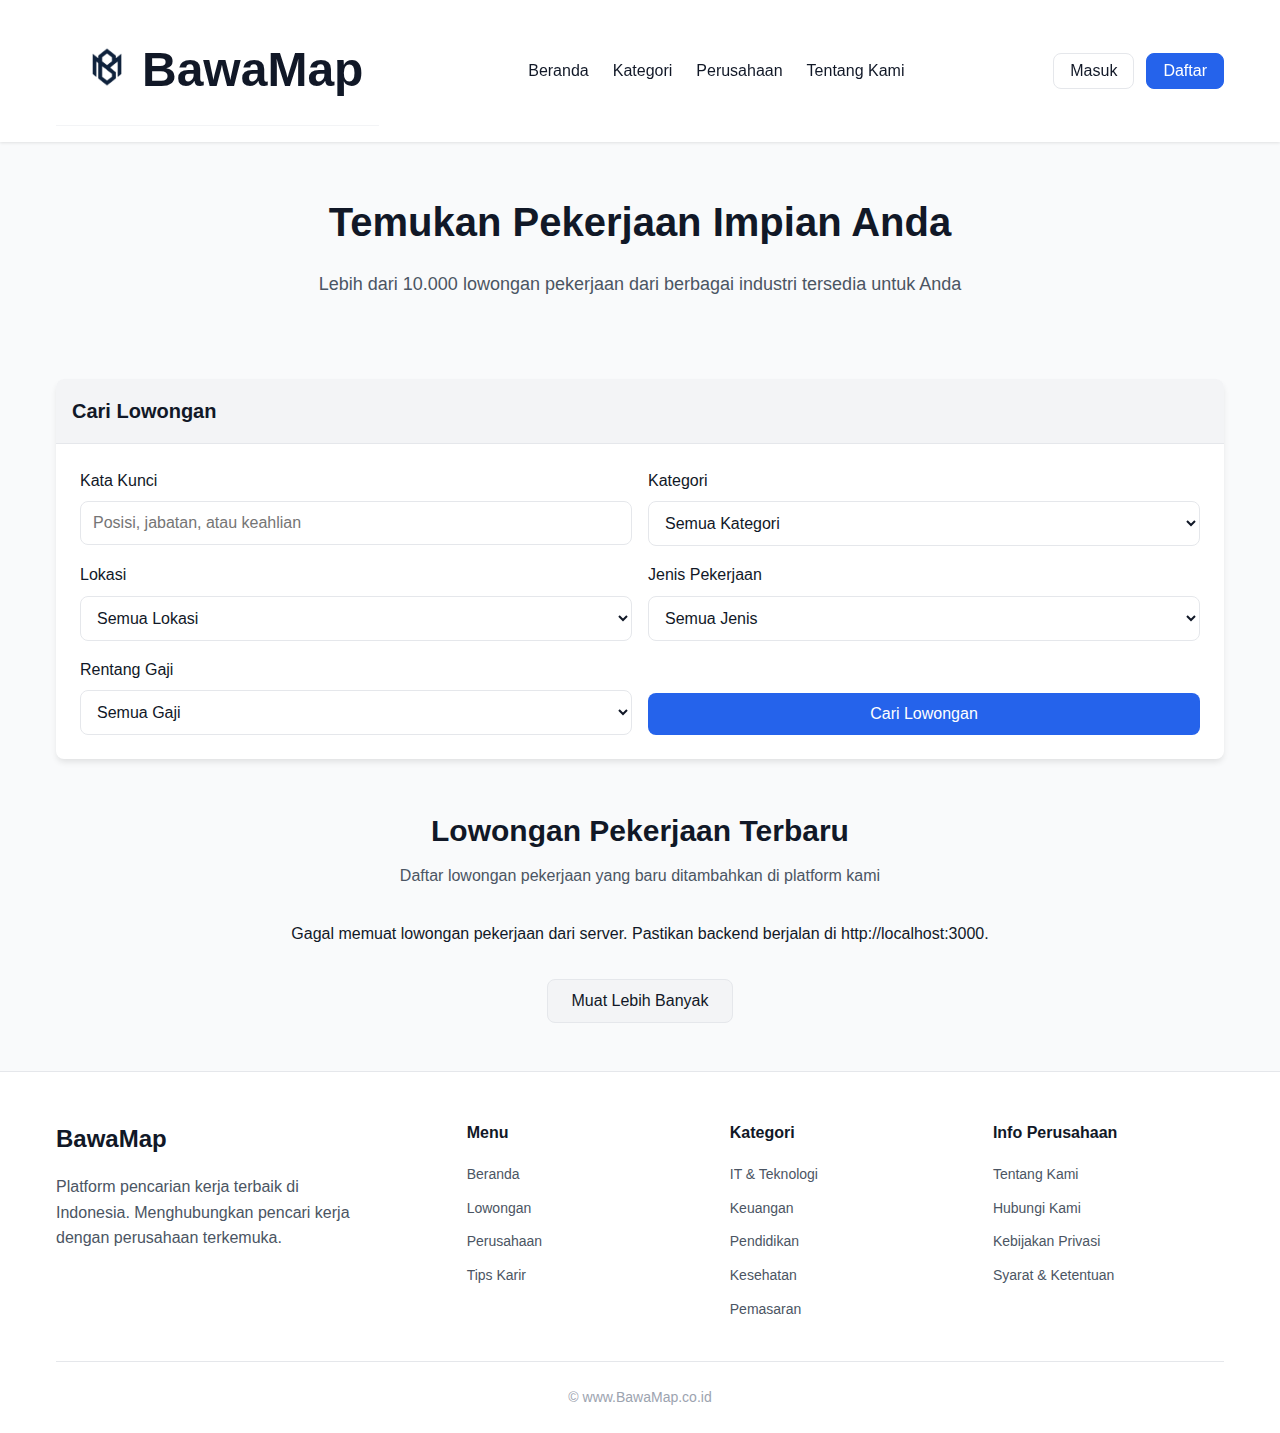
<file: index.html>
<!DOCTYPE html>
<html lang="en">
<head>
  <meta charset="UTF-8">
  <meta name="viewport" content="width=device-width, initial-scale=1.0">
  <title>BawaMap</title>
  <link rel="stylesheet" href="styles.css">
  <link rel="icon" href="Image/logo-BM.png" type="image/x-icon">
</head>
<body>
  <header class="navigasi">
    <div class="container">
      <div class="merek-navigasi">
        <div class="kepala-kartu">
          <div class="logo-perusahaan1">
            <img src="Image/logo-BM.png" alt="logo-BM">
            
          </div>
          <a href="index.html">
            <h1>BawaMap</h1>
        </a>
        </div>
      </div>
      <nav class="menu-navigasi">
        <ul>
          <li><a href="index.html">Beranda</a></li>
          <li><a href="#">Kategori</a></li>
          <li><a href="#">Perusahaan</a></li>
          <li><a href="#">Tentang Kami</a></li>
        </ul>
      </nav>
      <div class="otentikasi-navigasi" id="auth-buttons">
        <a href="login.html"><button class="tombol-masuk">Masuk</button></a>
        <a href="register.html"><button class="tombol-daftar">Daftar</button></a>
      </div>
      <div class="selamat-datang-user" style="display: none;">
        <span id="welcome-message"></span>
        <button class="tombol-logout" id="logout-button">Logout</button>
      </div>
    </div>
  </header>

  <main>
    <div class="container">
      <section class="hero">
        <h1>Temukan Pekerjaan Impian Anda</h1>
        <p>Lebih dari 10.000 lowongan pekerjaan dari berbagai industri tersedia untuk Anda</p>
      </section>

      
      <section class="bagian-pencarian">
        <div class="kartu-pencarian">
          <div class="kepala-pencarian">
            <h2>Cari Lowongan</h2>
          </div>
          <div class="badan-pencarian">
            <form class="formulir-pencarian">
              <div class="baris-pencarian">
                <div class="kolom-pencarian">
                  <label for="kataKunci">Kata Kunci</label>
                  <input type="text" id="kataKunci" name="kataKunci" placeholder="Posisi, jabatan, atau keahlian">
                </div>
                <div class="kolom-pencarian">
                  <label for="kategori">Kategori</label>
                  <select id="kategori" name="kategori">
                    <option value="">Semua Kategori</option>
                    <option value="it">IT & Teknologi</option>
                    <option value="keuangan">Keuangan</option>
                    <option value="pendidikan">Pendidikan</option>
                    <option value="kesehatan">Kesehatan</option>
                    <option value="pemasaran">Pemasaran</option>
                  </select>
                </div>
              </div>
              <div class="baris-pencarian">
                <div class="kolom-pencarian">
                  <label for="lokasi">Lokasi</label>
                  <select id="lokasi" name="lokasi">
                    <option value="">Semua Lokasi</option>
                    <option value="jakarta">Jakarta</option>
                    <option value="bandung">Bandung</option>
                    <option value="surabaya">Surabaya</option>
                    <option value="yogyakarta">Yogyakarta</option>
                    <option value="medan">Medan</option>
                  </select>
                </div>
                <div class="kolom-pencarian">
                  <label for="jenisPekerjaan">Jenis Pekerjaan</label>
                  <select id="jenisPekerjaan" name="jenisPekerjaan">
                    <option value="">Semua Jenis</option>
                    <option value="full-time">Full-time</option>
                    <option value="part-time">Part-time</option>
                    <option value="remote">Remote</option>
                    <option value="freelance">Freelance</option>
                  </select>
                </div>
              </div>
              <div class="baris-pencarian">
                <div class="kolom-pencarian">
                  <label for="gaji">Rentang Gaji</label>
                  <select id="gaji" name="gaji">
                    <option value="">Semua Gaji</option>
                    <option value="0-5">Rp0 - Rp5 juta</option>
                    <option value="5-10">Rp5 - Rp10 juta</option>
                    <option value="10-15">Rp10 - Rp15 juta</option>
                    <option value="15-20">Rp15 - Rp20 juta</option>
                    <option value="20+">Rp20 juta+</option>
                  </select>
                </div>
                <div class="kolom-pencarian kolom-pencarian-tombol">
                  <button type="submit" class="tombol-cari">Cari Lowongan</button>
                </div>
              </div>
            </form>
          </div>
        </div>
      </section>

           <section class="bagian-daftar-pekerjaan">
        <div class="kepala-daftar">
          <h2>Lowongan Pekerjaan Terbaru</h2>
          <p>Daftar lowongan pekerjaan yang baru ditambahkan di platform kami</p>
        </div>

        <div class="daftar-pekerjaan" id="job-listings-container">
                 </div>

        <div class="muat-lagi">
          <button class="tombol-muat-lagi">Muat Lebih Banyak</button>
        </div>
      </section>
    </div>
  </main>

  <div class="modal" id="modalMasuk">
    <div class="konten-modal">
      <span class="tutup-modal">&times;</span>
      <h2>Masuk ke Akun Anda</h2>
      
      <div class="opsi-masuk">
        <button class="opsi-masuk-item aktif" data-target="pencari-kerja">Pencari Kerja</button>
        <button class="opsi-masuk-item" data-target="perusahaan">Perusahaan</button>
      </div>
      
      <form class="formulir-masuk">
        <div class="grup-formulir">
          <label for="namapengguna">Username atau Email</label>
          <input type="text" id="namapengguna" name="namapengguna" required>
        </div>
        
        <div class="grup-formulir">
          <label for="katasandi">Password</label>
          <input type="password" id="katasandi" name="katasandi" required>
        </div>
        
        <div class="grup-formulir grup-kotak-centang">
          <input type="checkbox" id="ingat" name="ingat">
          <label for="ingat">Ingat saya</label>
        </div>
        
        <button type="submit" class="tombol-kirim">Masuk</button>
        
        <div class="footer-formulir">
          <a href="#">Lupa password?</a>
         <p>Belum punya akun? <a href="register.html">Daftar sekarang</a></p>
        </div>
      </form>
    </div>
  </div>

  <footer class="footer">
    <div class="container">
      <div class="konten-footer">
        <div class="tentang-footer">
          <h3>BawaMap</h3>
          <p>Platform pencarian kerja terbaik di Indonesia. Menghubungkan pencari kerja dengan perusahaan terkemuka.</p>
        </div>
        
        <div class="tautan-footer">
          <div class="kolom-footer">
            <h4>Menu</h4>
            <ul>
              <li><a href="index.html">Beranda</a></li>
              <li><a href="#">Lowongan</a></li>
              <li><a href="#">Perusahaan</a></li>
              <li><a href="#">Tips Karir</a></li>
            </ul>
          </div>
          
          <div class="kolom-footer">
            <h4>Kategori</h4>
            <ul>
              <li><a href="#">IT & Teknologi</a></li>
              <li><a href="#">Keuangan</a></li>
              <li><a href="#">Pendidikan</a></li>
              <li><a href="#">Kesehatan</a></li>
              <li><a href="#">Pemasaran</a></li>
            </ul>
          </div>
          
          <div class="kolom-footer">
            <h4>Info Perusahaan</h4>
            <ul>
              <li><a href="#">Tentang Kami</a></li>
              <li><a href="#">Hubungi Kami</a></li>
              <li><a href="#">Kebijakan Privasi</a></li>
              <li><a href="#">Syarat & Ketentuan</a></li>
            </ul>
          </div>
        </div>
      </div>
      
      <div class="footer-bawah">
        <p>&copy; www.BawaMap.co.id</p>
      </div>
    </div>
  </footer>

  <script>
    document.addEventListener('DOMContentLoaded', async function() {
      const authButtonsContainer = document.getElementById('auth-buttons');
      const welcomeUserContainer = document.querySelector('.selamat-datang-user');
      const welcomeMessageSpan = document.getElementById('welcome-message');
      const logoutButton = document.getElementById('logout-button');
      const jobListingsContainer = document.getElementById('job-listings-container');

      // Function to check login status (simulated)
      function checkLoginStatus() {
        const isLoggedIn = localStorage.getItem('isLoggedIn');
        const username = localStorage.getItem('username');

        if (isLoggedIn === 'true' && username) {
          if (authButtonsContainer) {
            authButtonsContainer.style.display = 'none';
          }
          if (welcomeUserContainer) {
            welcomeUserContainer.style.display = 'flex';
          }
          if (welcomeMessageSpan) {
            welcomeMessageSpan.innerHTML = `👋 Selamat Datang Kembali, <b>${username}</b>!`;
          }
        } else {
          if (authButtonsContainer) {
            authButtonsContainer.style.display = 'flex'; 
          }
          if (welcomeUserContainer) {
            welcomeUserContainer.style.display = 'none';
          }
        }
      }

      // Function to handle logout
      function logout() {
        localStorage.removeItem('isLoggedIn');
        localStorage.removeItem('username');
        localStorage.removeItem('userType');
        localStorage.removeItem('userId');
        localStorage.removeItem('profileId');
        window.location.href = 'login.html'; // Redirect to login page
      }

      // Add event listener to logout button
      if (logoutButton) {
        logoutButton.addEventListener('click', logout);
      }

      // Function to load job listings from backend API
      async function loadJobs() {
          try {
              const response = await fetch('http://localhost:3000/api/lowongan'); 
              
              if (!response.ok) {
                  throw new Error(`HTTP error! status: ${response.status}`);
              }
              const jobs = await response.json();

              jobListingsContainer.innerHTML = ''; // Clear previous content

              if (jobs.length === 0) {
                  jobListingsContainer.innerHTML = '<p style="text-align: center; width: 100%; grid-column: 1 / -1;">Tidak ada lowongan pekerjaan yang tersedia saat ini.</p>';
                  return;
              }

              jobs.forEach(job => {
                  const logoSrc = job.logo ? `Image/${job.logo}` : 'Image/default-logo.png';
                  const kategoriClass = job.nama_kategori ? `kategori-pekerjaan-${job.nama_kategori.toLowerCase().replace(/ & /g, '_').replace(/ /g, '')}` : 'kategori-pekerjaan-umum';
                  const jenisClass = job.jenis_pekerjaan ? `jenis-pekerjaan-${job.jenis_pekerjaan.toLowerCase()}` : 'jenis-pekerjaan-umum';

                  const jobCard = `
                      <div class="kartu-pekerjaan">
                          <div class="kepala-kartu">
                              <div class="logo-perusahaan">
                                  <img src="${logoSrc}" alt="Logo ${job.nama_perusahaan || 'Perusahaan'}">
                              </div>
                              <div class="tag-pekerjaan">
                                  <span class="kategori-pekerjaan ${kategoriClass}">${job.nama_kategori || 'Umum'}</span>
                                  <span class="jenis-pekerjaan ${jenisClass}">${job.jenis_pekerjaan || 'Full-time'}</span>
                              </div>
                          </div>
                          <div class="konten-kartu">
                              <h3 class="judul-pekerjaan"><a href="detail.html?id=${job.lowongan_id}">${job.judul}</a></h3>
                              <p class="nama-perusahaan">${job.nama_perusahaan || 'Nama Perusahaan Tidak Diketahui'}</p>
                              <div class="lokasi-pekerjaan">
                                  <img src="Image/logo-6.jpeg" alt="Lokasi" class="ikon-kecil">
                                  <span>${job.lokasi_kota || 'Lokasi Tidak Diketahui'}, ${job.lokasi_provinsi || ''}</span>
                              </div>
                              <div class="footer-kartu">
                                  <div class="gaji-pekerjaan">Rp${(job.gaji_min || 0).toLocaleString()} - ${(job.gaji_max || 0).toLocaleString()}/bulan</div>
                                  <div class="deadline-pekerjaan">Deadline: ${new Date(job.tanggal_deadline).toLocaleDateString('id-ID', { day: 'numeric', month: 'long', year: 'numeric' })}</div>
                              </div>
                          </div>
                      </div>
                  `;
                  jobListingsContainer.insertAdjacentHTML('beforeend', jobCard);
              });

          } catch (error) {
              console.error('Error memuat lowongan:', error);
              jobListingsContainer.innerHTML = '<p style="text-align: center; width: 100%; grid-column: 1 / -1;">Gagal memuat lowongan pekerjaan dari server. Pastikan backend berjalan di http://localhost:3000.</p>';
          }
      }

      // Initial calls
      checkLoginStatus();
      loadJobs();
    });
  </script>
</body>
</html>
</file>
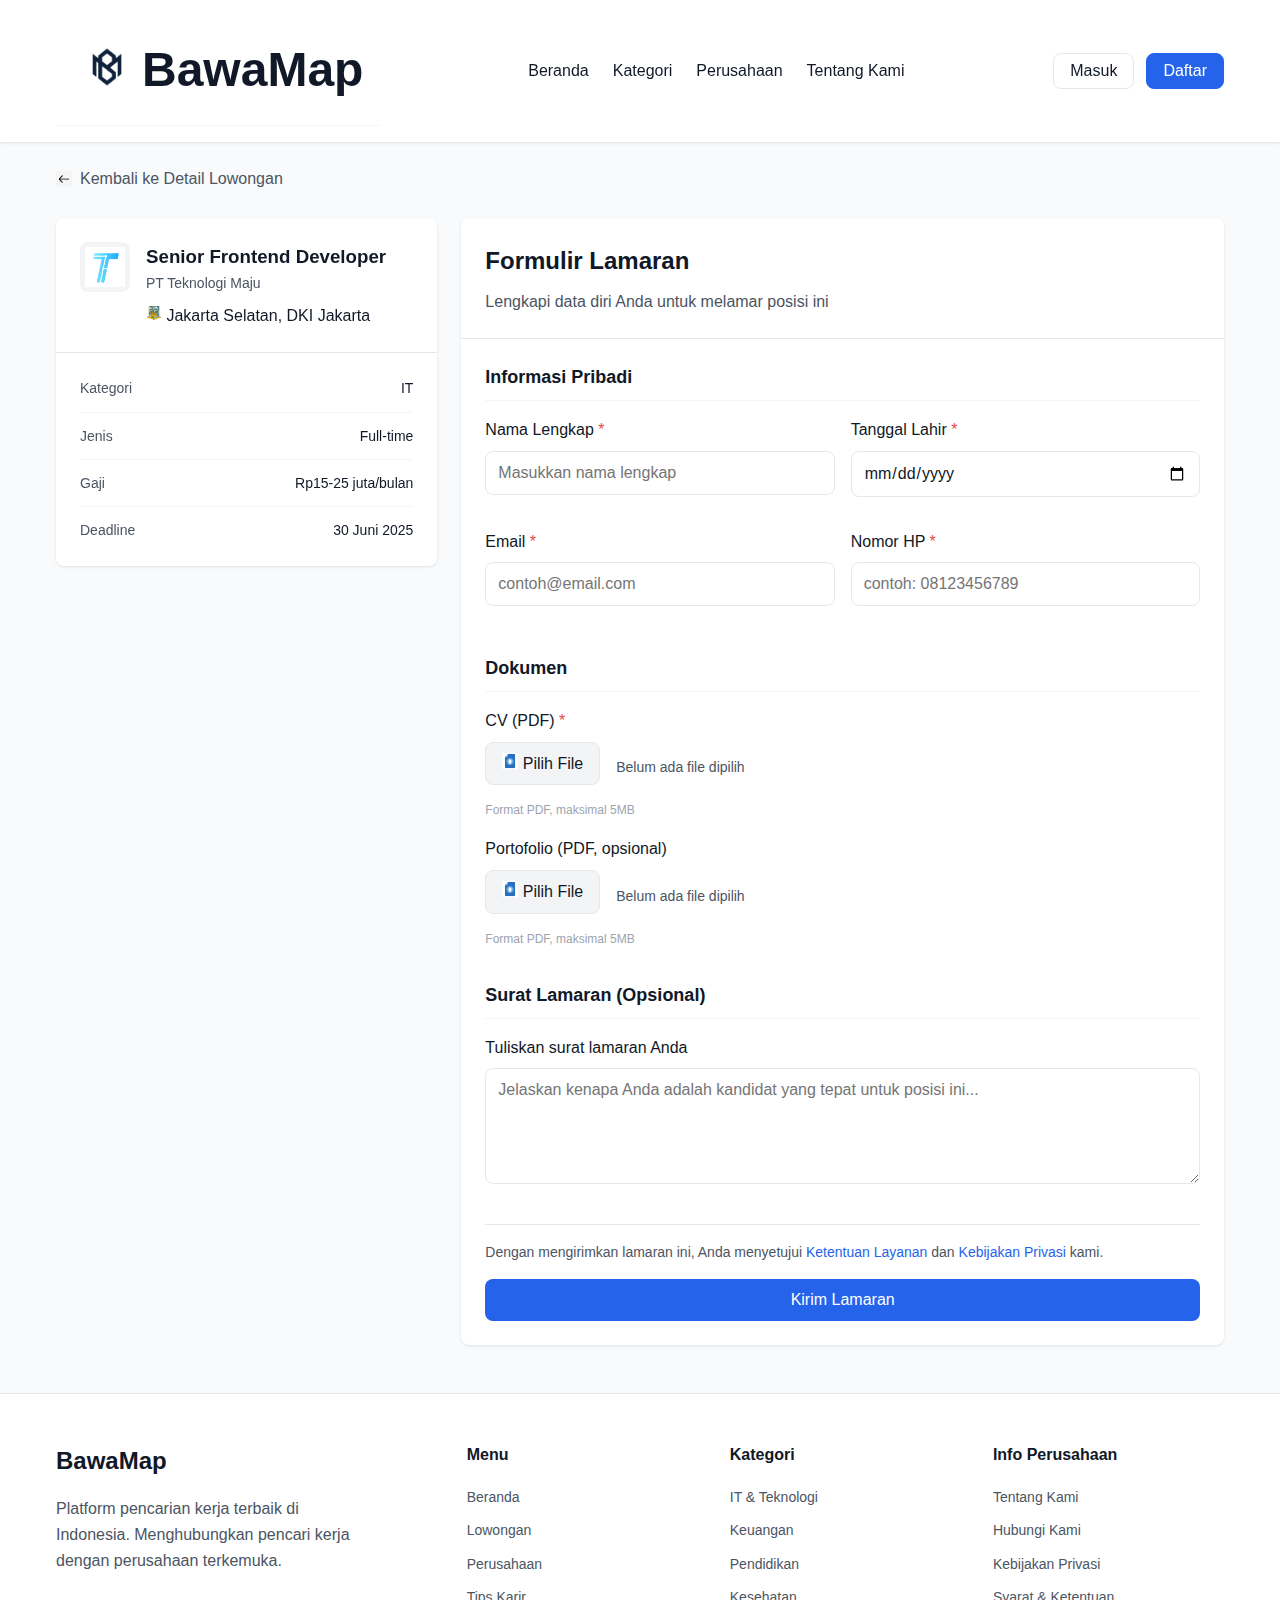
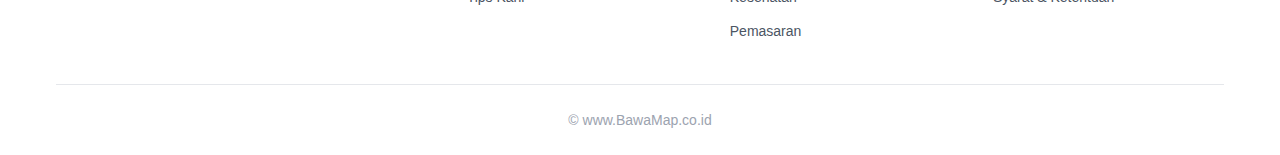
<file: apply.html>
<!DOCTYPE html>
<html lang="en">
<head>
  <meta charset="UTF-8">
  <meta name="viewport" content="width=device-width, initial-scale=1.0">
  <title>Lamar Pekerjaan - Senior Frontend Developer | bawaMap</title>
  <link rel="stylesheet" href="styles.css">
  <link rel="icon" href="Image/logo-BM.png" type="image/x-icon">
</head>
<body>

  <header class="navigasi">
    <div class="container">
      <div class="merek-navigasi">
        <div class="kepala-kartu">
          <div class="logo-perusahaan1">
            <img src="Image/logo-BM.png" alt="logo-BM">
            
          </div>
          <a href="index.html">
            <h1>BawaMap</h1>
        </a>
        </div>
      </div>
      <nav class="menu-navigasi">
        <ul>
          <li><a href="index.html">Beranda</a></li>
          <li><a href="#">Kategori</a></li>
          <li><a href="#">Perusahaan</a></li>
          <li><a href="#">Tentang Kami</a></li>
        </ul>
      </nav>
      <div class="otentikasi-navigasi">
        <a href="login.html"><button class="tombol-masuk">Masuk</button></a>
        <button class="tombol-daftar">Daftar</button>
      </div>
    </div>
  </header>

  <main>
    <div class="container">
      <div class="tautan-kembali">
        <a href="detail.html?id=1">
          <img src="Image/back.png" alt="Panah Kiri" class="ikon-kecil">
          <span>Kembali ke Detail Lowongan</span>
        </a>
      </div>

      <div class="container-aplikasi">
        <div class="sidebar-aplikasi">
          <div class="kartu-ringkasan-kerja">
            <div class="header-ringkasan-kerja">
              <div class="logo-perusahaan">
                <img src="Image/logo-3.png" alt="Logo PT Teknologi Maju">
              </div>
              
              <div class="judul-ringkasan-kerja">
                <h3>Senior Frontend Developer</h3>
                <p class="nama-perusahaan">PT Teknologi Maju</p>
                
                <div class="lokasi-kerja">
                  <img src="Image/logo-6.jpeg" alt="Lokasi" class="ikon-kecil">
                  <span>Jakarta Selatan, DKI Jakarta</span>
                </div>
              </div>
            </div>
            
            <div class="detail-ringkasan-kerja">
              <div class="item-ringkasan">
                <div class="label-ringkasan">Kategori</div>
                <div class="nilai-ringkasan">IT</div>
              </div>
              
              <div class="item-ringkasan">
                <div class="label-ringkasan">Jenis</div>
                <div class="nilai-ringkasan">Full-time</div>
              </div>
              
              <div class="item-ringkasan">
                <div class="label-ringkasan">Gaji</div>
                <div class="nilai-ringkasan">Rp15-25 juta/bulan</div>
              </div>
              
              <div class="item-ringkasan">
                <div class="label-ringkasan">Deadline</div>
                <div class="nilai-ringkasan">30 Juni 2025</div>
              </div>
            </div>
          </div>
        </div>

        <div class="utama-aplikasi">
          <div class="container-formulir-aplikasi">
            <div class="header-formulir-aplikasi">
              <h2>Formulir Lamaran</h2>
              <p>Lengkapi data diri Anda untuk melamar posisi ini</p>
            </div>
            
            <form class="formulir-aplikasi">
              <div class="bagian-formulir">
                <h3>Informasi Pribadi</h3>
                
                <div class="baris-formulir">
                  <div class="grup-formulir">
                    <label for="namaLengkap">
                      Nama Lengkap <span class="wajib">*</span>
                    </label>
                    <input type="text" id="namaLengkap" name="namaLengkap" placeholder="Masukkan nama lengkap" required>
                  </div>
                  
                  <div class="grup-formulir">
                    <label for="tanggalLahir">
                      Tanggal Lahir <span class="wajib">*</span>
                    </label>
                    <input type="date" id="tanggalLahir" name="tanggalLahir" required>
                  </div>
                </div>
                
                <div class="baris-formulir">
                  <div class="grup-formulir">
                    <label for="surel">
                      Email <span class="wajib">*</span>
                    </label>
                    <input type="email" id="surel" name="surel" placeholder="contoh@email.com" required>
                  </div>
                  
                  <div class="grup-formulir">
                    <label for="telepon">
                      Nomor HP <span class="wajib">*</span>
                    </label>
                    <input type="tel" id="telepon" name="telepon" placeholder="contoh: 08123456789" required>
                  </div>
                </div>
              </div>
              
              <div class="bagian-formulir">
                <h3>Dokumen</h3>
                
                <div class="grup-formulir">
                  <label for="cv">
                    CV (PDF) <span class="wajib">*</span>
                  </label>
                  <div class="container-input-berkas">
                    <label for="cv" class="label-input-berkas">
                      <img src="Image/unggah.png" alt="Unggah" class="ikon-kecil">
                      <span>Pilih File</span>
                    </label>
                    <input type="file" id="cv" name="cv" accept=".pdf" required>
                    <span class="nama-berkas">Belum ada file dipilih</span>
                  </div>
                  <p class="petunjuk-bidang">Format PDF, maksimal 5MB</p>
                </div>
                
                <div class="grup-formulir">
                  <label for="portofolio">
                    Portofolio (PDF, opsional)
                  </label>
                  <div class="container-input-berkas">
                    <label for="portofolio" class="label-input-berkas">
                      <img src="Image/unggah.png" alt="Unggah" class="ikon-kecil">
                      <span>Pilih File</span>
                    </label>
                    <input type="file" id="portofolio" name="portofolio" accept=".pdf">
                    <span class="nama-berkas">Belum ada file dipilih</span>
                  </div>
                  <p class="petunjuk-bidang">Format PDF, maksimal 5MB</p>
                </div>
              </div>
              
              <div class="bagian-formulir">
                <h3>Surat Lamaran (Opsional)</h3>
                
                <div class="grup-formulir">
                  <label for="suratLamaran">
                    Tuliskan surat lamaran Anda
                  </label>
                  <textarea id="suratLamaran" name="suratLamaran" rows="5" placeholder="Jelaskan kenapa Anda adalah kandidat yang tepat untuk posisi ini..."></textarea>
                </div>
              </div>
              
              <div class="aksi-formulir">
                <p class="pemberitahuan-ketentuan">
                  Dengan mengirimkan lamaran ini, Anda menyetujui <a href="#">Ketentuan Layanan</a> dan <a href="#">Kebijakan Privasi</a> kami.
                </p>
                
                <button type="submit" class="tombol-kirim">Kirim Lamaran</button>
              </div>
            </form>
          </div>
        </div>
      </div>
    </div>
  </main>

  <div class="modal" id="modalMasuk">
    <div class="konten-modal">
      <span class="tutup-modal">&times;</span>
      <h2>Masuk ke Akun Anda</h2>
      
      <div class="opsi-masuk">
        <button class="opsi-masuk-item aktif" data-target="pencari-kerja">Pencari Kerja</button>
        <button class="opsi-masuk-item" data-target="perusahaan">Perusahaan</button>
      </div>
      
      <form class="formulir-masuk">
        <div class="grup-formulir">
          <label for="namapengguna">Username atau Email</label>
          <input type="text" id="namapengguna" name="namapengguna" required>
        </div>
        
        <div class="grup-formulir">
          <label for="katasandi">Password</label>
          <input type="password" id="katasandi" name="katasandi" required>
        </div>
        
        <div class="grup-formulir grup-kotak-centang">
          <input type="checkbox" id="ingat" name="ingat">
          <label for="ingat">Ingat saya</label>
        </div>
        
        <button type="submit" class="tombol-kirim">Masuk</button>
        
        <div class="footer-formulir">
          <a href="#">Lupa password?</a>
          <p>Belum punya akun? <a href="#">Daftar sekarang</a></p>
        </div>
      </form>
    </div>
  </div>

  <footer class="footer">
    <div class="container">
      <div class="konten-footer">
        <div class="tentang-footer">
          <h3>BawaMap</h3>
          <p>Platform pencarian kerja terbaik di Indonesia. Menghubungkan pencari kerja dengan perusahaan terkemuka.</p>
        </div>
        
        <div class="tautan-footer">
          <div class="kolom-footer">
            <h4>Menu</h4>
            <ul>
              <li><a href="index.html">Beranda</a></li>
              <li><a href="#">Lowongan</a></li>
              <li><a href="#">Perusahaan</a></li>
              <li><a href="#">Tips Karir</a></li>
            </ul>
          </div>
          
          <div class="kolom-footer">
            <h4>Kategori</h4>
            <ul>
              <li><a href="#">IT & Teknologi</a></li>
              <li><a href="#">Keuangan</a></li>
              <li><a href="#">Pendidikan</a></li>
              <li><a href="#">Kesehatan</a></li>
              <li><a href="#">Pemasaran</a></li>
            </ul>
          </div>
          
          <div class="kolom-footer">
            <h4>Info Perusahaan</h4>
            <ul>
              <li><a href="#">Tentang Kami</a></li>
              <li><a href="#">Hubungi Kami</a></li>
              <li><a href="#">Kebijakan Privasi</a></li>
              <li><a href="#">Syarat & Ketentuan</a></li>
            </ul>
          </div>
        </div>
      </div>
      
      <div class="footer-bawah">
        <p>&copy; www.BawaMap.co.id</p>
      </div>
    </div>
  </footer>
</body>
</html>
</file>
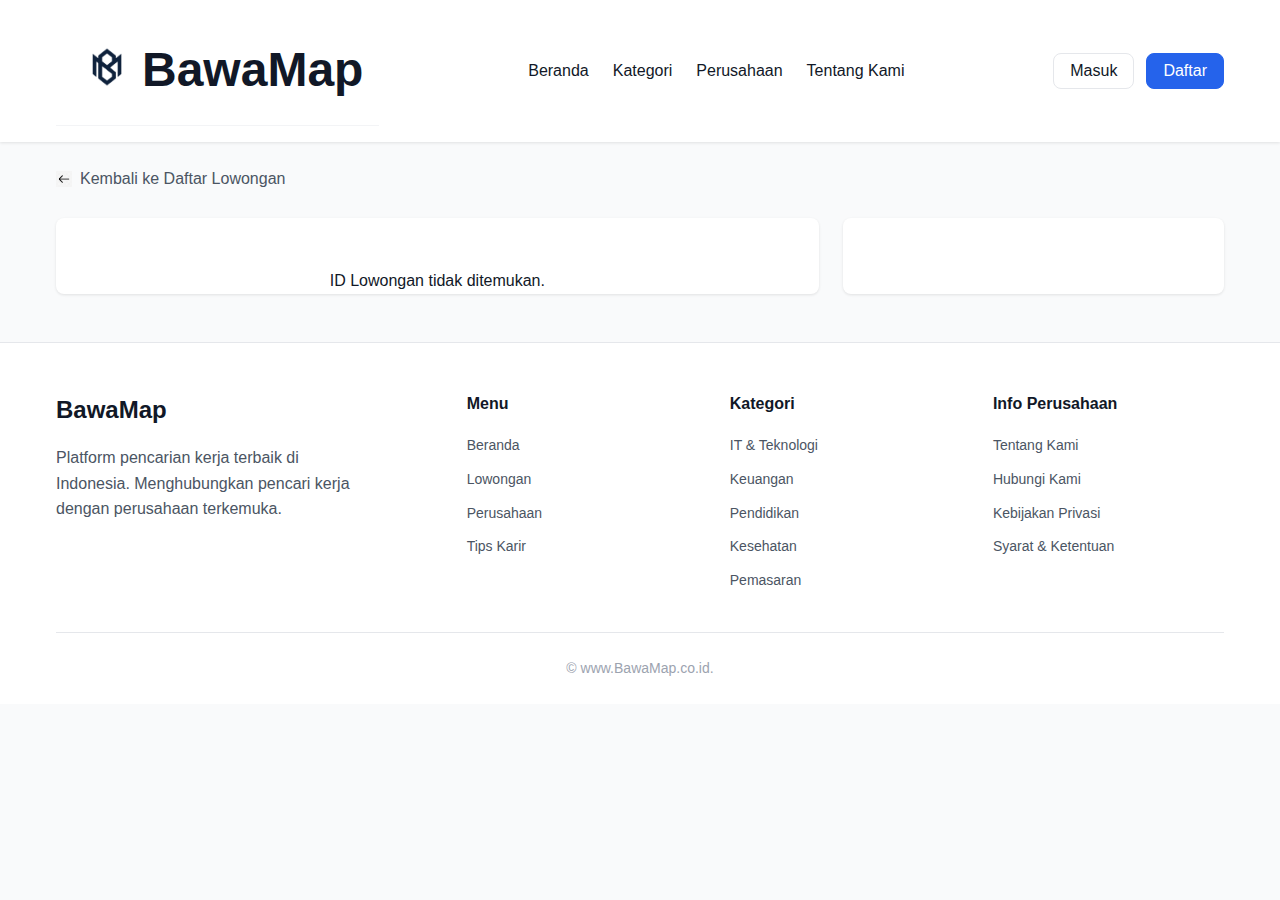
<file: detail.html>
<!DOCTYPE html>
<html lang="en">
<head>
  <meta charset="UTF-8">
  <meta name="viewport" content="width=device-width, initial-scale=1.0">
  <title>Detail Lowongan | BawaMap</title> <link rel="stylesheet" href="styles.css">
  <link rel="icon" href="Image/logo-BM.png" type="image/x-icon">
</head>
<body>
  <header class="navigasi">
    <div class="container">
      <div class="merek-navigasi">
        <div class="kepala-kartu">
          <div class="logo-perusahaan1">
            <img src="Image/logo-BM.png" alt="logo-BM">
            
          </div>
          <a href="index.html">
            <h1>BawaMap</h1>
        </a>
        </div>
      </div>
      <nav class="menu-navigasi">
        <ul>
          <li><a href="index.html">Beranda</a></li>
          <li><a href="#">Kategori</a></li>
          <li><a href="#">Perusahaan</a></li>
          <li><a href="#">Tentang Kami</a></li>
        </ul>
      </nav>
      <div class="otentikasi-navigasi" id="auth-buttons">
        <a href="login.html"><button class="tombol-masuk">Masuk</button></a>
       <a href="register.html"><button class="tombol-daftar">Daftar</button></a>
      </div>
      <div class="selamat-datang-user" style="display: none;">
        <span id="welcome-message"></span>
        <button class="tombol-logout" id="logout-button">Logout</button>
      </div>
    </div>
  </header>

  <main>
    <div class="container">
      <div class="tautan-kembali">
        <a href="index.html">
          <img src="Image/back.png" alt="Panah Kiri" class="ikon-kecil">
          <span>Kembali ke Daftar Lowongan</span>
        </a>
      </div>

      <div class="container-detail-pekerjaan">
        <div class="utama-detail-pekerjaan" id="job-detail-main">
          <p style="text-align: center; margin-top: 50px;">Memuat detail lowongan...</p>
        </div>
        
        <div class="sidebar-detail-pekerjaan" id="job-detail-sidebar">
          </div>
      </div>
    </div>
  </main>

  <div class="modal" id="modalMasuk">
    <div class="konten-modal">
      <span class="tutup-modal">&times;</span>
      <h2>Masuk ke Akun Anda</h2>
      
      <div class="opsi-masuk">
        <button class="opsi-masuk-item aktif" data-target="pencari-kerja">Pencari Kerja</button>
        <button class="opsi-masuk-item" data-target="perusahaan">Perusahaan</button>
      </div>
      
      <form class="formulir-masuk">
        <div class="grup-formulir">
          <label for="namapengguna">Username atau Email</label>
          <input type="text" id="namapengguna" name="namapengguna" required>
        </div>
        
        <div class="grup-formulir">
          <label for="katasandi">Password</label>
          <input type="password" id="katasandi" name="katasandi" required>
        </div>
        
        <div class="grup-formulir grup-kotak-centang">
          <input type="checkbox" id="ingat" name="ingat">
          <label for="ingat">Ingat saya</label>
        </div>
        
        <button type="submit" class="tombol-kirim">Masuk</button>
        
        <div class="footer-formulir">
          <a href="#">Lupa password?</a>
         <p>Belum punya akun? <a href="register.html">Daftar sekarang</a></p>
        </div>
      </form>
    </div>
  </div>

  <footer class="footer">
    <div class="container">
      <div class="konten-footer">
        <div class="tentang-footer">
          <h3>BawaMap</h3>
          <p>Platform pencarian kerja terbaik di Indonesia. Menghubungkan pencari kerja dengan perusahaan terkemuka.</p>
        </div>
        
        <div class="tautan-footer">
          <div class="kolom-footer">
            <h4>Menu</h4>
            <ul>
              <li><a href="index.html">Beranda</a></li>
              <li><a href="#">Lowongan</a></li>
              <li><a href="#">Perusahaan</a></li>
              <li><a href="#">Tips Karir</a></li>
            </ul>
          </div>
          
          <div class="kolom-footer">
            <h4>Kategori</h4>
            <ul>
              <li><a href="#">IT & Teknologi</a></li>
              <li><a href="#">Keuangan</a></li>
              <li><a href="#">Pendidikan</a></li>
              <li><a href="#">Kesehatan</a></li>
              <li><a href="#">Pemasaran</a></li>
            </ul>
          </div>
          
          <div class="kolom-footer">
            <h4>Info Perusahaan</h4>
            <ul>
              <li><a href="#">Tentang Kami</a></li>
              <li><a href="#">Hubungi Kami</a></li>
              <li><a href="#">Kebijakan Privasi</a></li>
              <li><a href="#">Syarat & Ketentuan</a></li>
            </ul>
          </div>
        </div>
      </div>
      
      <div class="footer-bawah">
        <p>&copy; www.BawaMap.co.id.</p>
      </div>
    </div>
  </footer>

  <script>
    document.addEventListener('DOMContentLoaded', async function() {
      const authButtonsContainer = document.getElementById('auth-buttons');
      const welcomeUserContainer = document.querySelector('.selamat-datang-user');
      const welcomeMessageSpan = document.getElementById('welcome-message');
      const logoutButton = document.getElementById('logout-button');
      const jobDetailMain = document.getElementById('job-detail-main');
      const jobDetailSidebar = document.getElementById('job-detail-sidebar');


      // Function to check login status (simulated)
      function checkLoginStatus() {
        const isLoggedIn = localStorage.getItem('isLoggedIn');
        const username = localStorage.getItem('username');

        if (isLoggedIn === 'true' && username) {
          if (authButtonsContainer) {
            authButtonsContainer.style.display = 'none';
          }
          if (welcomeUserContainer) {
            welcomeUserContainer.style.display = 'flex';
          }
          if (welcomeMessageSpan) {
            welcomeMessageSpan.innerHTML = `👋 Selamat Datang Kembali, <b>${username}</b>!`;
          }
        } else {
          if (authButtonsContainer) {
            authButtonsContainer.style.display = 'flex'; 
          }
          if (welcomeUserContainer) {
            welcomeUserContainer.style.display = 'none';
          }
        }
      }

      // Function to handle logout
      function logout() {
        localStorage.removeItem('isLoggedIn');
        localStorage.removeItem('username');
        localStorage.removeItem('userType');
        localStorage.removeItem('userId');
        window.location.href = 'login.html'; // Redirect to login page
      }

      // Add event listener to logout button
      if (logoutButton) {
        logoutButton.addEventListener('click', logout);
      }

      // Function to load single job detail from backend API
      async function loadJobDetail() {
          const urlParams = new URLSearchParams(window.location.search);
          const jobId = urlParams.get('id');

          if (!jobId) {
              jobDetailMain.innerHTML = '<p style="text-align: center; margin-top: 50px;">ID Lowongan tidak ditemukan.</p>';
              jobDetailSidebar.innerHTML = '';
              return;
          }

          try {
              // Ganti URL ini dengan URL API backend Anda untuk detail lowongan
              const response = await fetch(`http://localhost:3000/api/lowongan/${jobId}`); 
              
              if (!response.ok) {
                  throw new Error(`HTTP error! status: ${response.status}`);
              }
              const job = await response.json();

              if (!job) {
                  jobDetailMain.innerHTML = '<p style="text-align: center; margin-top: 50px;">Lowongan tidak ditemukan.</p>';
                  jobDetailSidebar.innerHTML = '';
                  return;
              }

              // Update page title
              document.title = `${job.judul} - ${job.nama_perusahaan} | BawaMap`;

              const logoSrc = job.logo ? `Image/${job.logo}` : 'Image/default-logo.png';
              const kategoriClass = job.nama_kategori ? `kategori-pekerjaan-${job.nama_kategori.toLowerCase().replace(/ & /g, '_').replace(/ /g, '')}` : 'kategori-pekerjaan-umum';
              const jenisClass = job.jenis_pekerjaan ? `jenis-pekerjaan-${job.jenis_pekerjaan.toLowerCase()}` : 'jenis-pekerjaan-umum';

              // Main content for job detail
              jobDetailMain.innerHTML = `
                <div class="header-detail-pekerjaan">
                  <div class="logo-perusahaan-besar">
                    <img src="${logoSrc}" alt="Logo ${job.nama_perusahaan}">
                  </div>
                  
                  <div class="judul-detail-pekerjaan">
                    <h1>${job.judul}</h1>
                    <div class="info-perusahaan">
                      <h2>${job.nama_perusahaan}</h2>
                      <div class="lokasi-pekerjaan">
                        <img src="Image/logo-6.jpeg" alt="Lokasi" class="ikon-kecil">
                        <span>${job.lokasi_kota}, ${job.lokasi_provinsi}</span>
                      </div>
                    </div>
                    
                    <div class="tag-pekerjaan-besar">
                      <span class="kategori-pekerjaan ${kategoriClass}">${job.nama_kategori}</span>
                      <span class="jenis-pekerjaan ${jenisClass}">${job.jenis_pekerjaan}</span>
                    </div>
                  </div>
                </div>
                
                <div class="container-tombol-lamar">
                  <a href="apply.html?id=${job.lowongan_id}" class="tombol-lamar">Lamar Sekarang</a>
                  <button class="tombol-simpan">Simpan</button>
                </div>
                
                <div class="konten-detail-pekerjaan">
                  <section class="bagian-pekerjaan">
                    <h3>Deskripsi Pekerjaan</h3>
                    <div class="deskripsi-pekerjaan">
                      ${job.deskripsi.replace(/\r\n/g, '<br>')}
                    </div>
                  </section>
                  
                  <section class="bagian-pekerjaan">
                    <h3>Kualifikasi</h3>
                    <div class="kualifikasi-pekerjaan">
                      <ul>
                        ${job.kualifikasi.split('\r\n').map(item => `<li>${item.trim().replace(/^- /,'')}</li>`).join('')}
                      </ul>
                    </div>
                  </section>
                  
                  <section class="bagian-pekerjaan">
                    <h3>Benefit</h3>
                    <div class="manfaat-pekerjaan">
                      <ul>
                        ${job.benefit.split('\r\n').map(item => `<li>${item.trim().replace(/^- /,'')}</li>`).join('')}
                      </ul>
                    </div>
                  </section>
                </div>
              `;

              // Sidebar content for job detail
              jobDetailSidebar.innerHTML = `
                <div class="ringkasan-pekerjaan">
                  <h3>Ringkasan Lowongan</h3>
                  
                  <div class="item-ringkasan">
                    <div class="label-ringkasan">Tanggal Posting</div>
                    <div class="nilai-ringkasan">${new Date(job.tanggal_posting).toLocaleDateString('id-ID', { day: 'numeric', month: 'long', year: 'numeric' })}</div>
                  </div>
                  
                  <div class="item-ringkasan">
                    <div class="label-ringkasan">Deadline</div>
                    <div class="nilai-ringkasan">${new Date(job.tanggal_deadline).toLocaleDateString('id-ID', { day: 'numeric', month: 'long', year: 'numeric' })}</div>
                  </div>
                  
                  <div class="item-ringkasan">
                    <div class="label-ringkasan">Kategori</div>
                    <div class="nilai-ringkasan">${job.nama_kategori}</div>
                  </div>
                  
                  <div class="item-ringkasan">
                    <div class="label-ringkasan">Jenis Pekerjaan</div>
                    <div class="nilai-ringkasan">${job.jenis_pekerjaan}</div>
                  </div>
                  
                  <div class="item-ringkasan">
                    <div class="label-ringkasan">Gaji</div>
                    <div class="nilai-ringkasan">Rp${(job.gaji_min || 0).toLocaleString()} - ${(job.gaji_max || 0).toLocaleString()}/bulan</div>
                  </div>
                  
                  <div class="item-ringkasan">
                    <div class="label-ringkasan">Lokasi</div>
                    <div class="nilai-ringkasan">${job.lokasi_kota}, ${job.lokasi_provinsi}</div>
                  </div>
                </div>
                
                <div class="ringkasan-perusahaan">
                  <h3>Tentang Perusahaan</h3>
                  <p>${job.deskripsi_perusahaan || 'Deskripsi perusahaan tidak tersedia.'}</p>
                  <a href="${job.website_perusahaan || '#'}" class="tautan-perusahaan" target="_blank">Lihat Profil Perusahaan</a>
                </div>
                
                <div class="aksi-pekerjaan">
                  <a href="apply.html?id=${job.lowongan_id}" class="tombol-lamar tombol-penuh">Lamar Sekarang</a>
                  <button class="tombol-bagikan">Bagikan Lowongan</button>
                </div>
              `;

          } catch (error) {
              console.error('Error memuat detail lowongan:', error);
              jobDetailMain.innerHTML = '<p style="text-align: center; margin-top: 50px;">Gagal memuat detail lowongan. Pastikan backend berjalan dan ID lowongan benar.</p>';
              jobDetailSidebar.innerHTML = '';
          }
      }

      // Initial calls
      checkLoginStatus();
      loadJobDetail(); // Load job detail when page loads
    });
  </script>
</body>
</html>
</file>
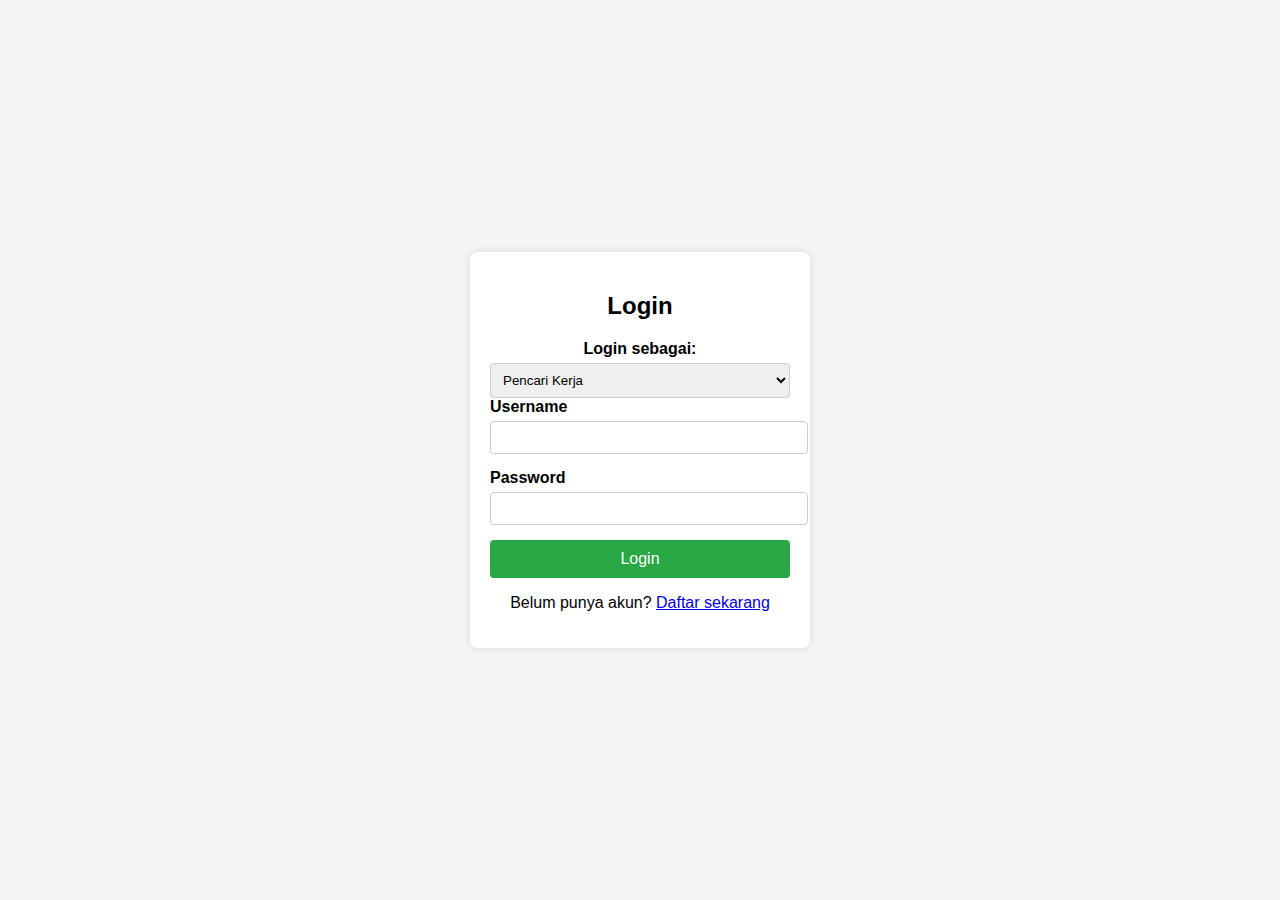
<file: login.html>
<!DOCTYPE html>
<html lang="en">
<head>
    <meta charset="UTF-8">
    <meta name="viewport" content="width=device-width, initial-scale=1.0">
    <title>Login</title>
    <link rel="stylesheet" href="login.css">
</head>
<body>

<div class="login-container">
    <h2>Login</h2>
    <label for="userType">Login sebagai:</label>
    <select id="userType">
        <option value="jobseeker">Pencari Kerja</option>
        <option value="company">Perusahaan</option>
    </select>
    
    <div id="jobSeekerForm">
        <form action="index.html" method="get">
            <div class="form-group">
                <label for="js-username">Username</label>
                <input type="text" id="js-username" name="username" required>
            </div>
            <div class="form-group">
                <label for="js-password">Password</label>
                <input type="password" id="js-password" name="password" required>
            </div>
            <div class="form-group">
                <button type="submit">Login</button>
            </div>
            <div class="form-group" style="margin-top: 15px; text-align: center;">
                <p>Belum punya akun? <a href="register.html">Daftar sekarang</a></p>
            </div>
        </form>
    </div>
</div>

</body>
</html>
</file>
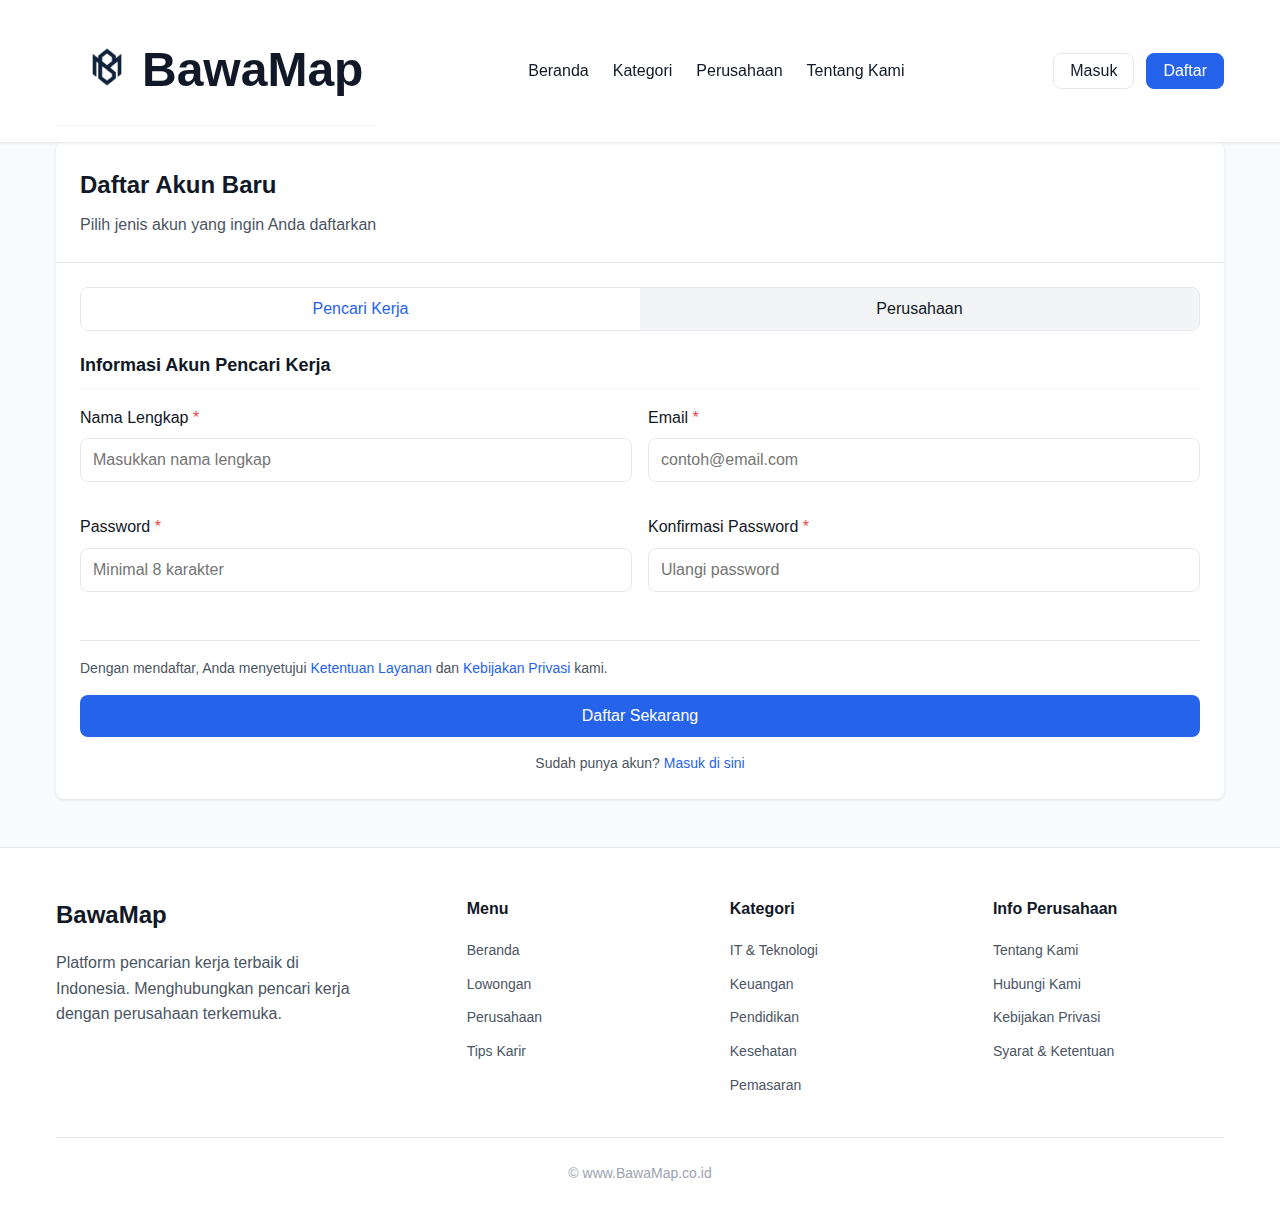
<file: register.html>
<!DOCTYPE html>
<html lang="en">
<head>
  <meta charset="UTF-8">
  <meta name="viewport" content="width=device-width, initial-scale=1.0">
  <title>Daftar Akun - BawaMap</title>
  <link rel="stylesheet" href="styles.css">
  <link rel="icon" href="Image/logo-BM.png" type="image/x-icon">
</head>
<body>

  <header class="navigasi">
    <div class="container">
      <div class="merek-navigasi">
        <div class="kepala-kartu">
          <div class="logo-perusahaan1">
            <img src="Image/logo-BM.png" alt="logo-BM">
          </div>
          <a href="index.html">
            <h1>BawaMap</h1>
          </a>
        </div>
      </div>
      <nav class="menu-navigasi">
        <ul>
          <li><a href="index.html">Beranda</a></li>
          <li><a href="#">Kategori</a></li>
          <li><a href="#">Perusahaan</a></li>
          <li><a href="#">Tentang Kami</a></li>
        </ul>
      </nav>
      <div class="otentikasi-navigasi">
        <a href="login.html"><button class="tombol-masuk">Masuk</button></a>
        <a href="register.html"><button class="tombol-daftar">Daftar</button></a>
      </div>
    </div>
  </header>

  <main>
    <div class="container">
      <div class="container-formulir-aplikasi">
        <div class="header-formulir-aplikasi">
          <h2>Daftar Akun Baru</h2>
          <p>Pilih jenis akun yang ingin Anda daftarkan</p>
        </div>
        
        <form class="formulir-aplikasi">
          <div class="opsi-masuk" style="margin-bottom: 20px;">
            <button type="button" class="opsi-masuk-item aktif" data-target="pencari-kerja">Pencari Kerja</button>
            <button type="button" class="opsi-masuk-item" data-target="perusahaan">Perusahaan</button>
          </div>

          <div id="form-pencari-kerja" class="bagian-formulir">
            <h3>Informasi Akun Pencari Kerja</h3>
            <div class="baris-formulir">
              <div class="grup-formulir">
                <label for="reg-js-namaLengkap">Nama Lengkap <span class="wajib">*</span></label>
                <input type="text" id="reg-js-namaLengkap" name="namaLengkap" placeholder="Masukkan nama lengkap" required>
              </div>
              <div class="grup-formulir">
                <label for="reg-js-email">Email <span class="wajib">*</span></label>
                <input type="email" id="reg-js-email" name="email" placeholder="contoh@email.com" required>
              </div>
            </div>
            <div class="baris-formulir">
              <div class="grup-formulir">
                <label for="reg-js-password">Password <span class="wajib">*</span></label>
                <input type="password" id="reg-js-password" name="password" placeholder="Minimal 8 karakter" required>
              </div>
              <div class="grup-formulir">
                <label for="reg-js-konfirmasiPassword">Konfirmasi Password <span class="wajib">*</span></label>
                <input type="password" id="reg-js-konfirmasiPassword" name="konfirmasiPassword" placeholder="Ulangi password" required>
              </div>
            </div>
          </div>

          <div id="form-perusahaan" class="bagian-formulir" style="display:none;">
            <h3>Informasi Akun Perusahaan</h3>
            <div class="baris-formulir">
              <div class="grup-formulir">
                <label for="reg-comp-namaPerusahaan">Nama Perusahaan <span class="wajib">*</span></label>
                <input type="text" id="reg-comp-namaPerusahaan" name="namaPerusahaan" placeholder="Masukkan nama perusahaan" required>
              </div>
              <div class="grup-formulir">
                <label for="reg-comp-emailPerusahaan">Email Perusahaan <span class="wajib">*</span></label>
                <input type="email" id="reg-comp-emailPerusahaan" name="emailPerusahaan" placeholder="contoh@perusahaan.com" required>
              </div>
            </div>
            <div class="baris-formulir">
              <div class="grup-formulir">
                <label for="reg-comp-password">Password <span class="wajib">*</span></label>
                <input type="password" id="reg-comp-password" name="password" placeholder="Minimal 8 karakter" required>
              </div>
              <div class="grup-formulir">
                <label for="reg-comp-konfirmasiPassword">Konfirmasi Password <span class="wajib">*</span></label>
                <input type="password" id="reg-comp-konfirmasiPassword" name="konfirmasiPassword" placeholder="Ulangi password" required>
              </div>
            </div>
             <div class="grup-formulir">
                <label for="reg-comp-industri">Industri</label>
                <input type="text" id="reg-comp-industri" name="industri" placeholder="Contoh: IT, Manufaktur, dll.">
            </div>
            <div class="grup-formulir">
                <label for="reg-comp-alamat">Alamat Perusahaan</label>
                <textarea id="reg-comp-alamat" name="alamat" rows="3" placeholder="Masukkan alamat lengkap perusahaan"></textarea>
            </div>
          </div>
          
          <div class="aksi-formulir">
            <p class="pemberitahuan-ketentuan">
              Dengan mendaftar, Anda menyetujui <a href="#">Ketentuan Layanan</a> dan <a href="#">Kebijakan Privasi</a> kami.
            </p>
            <button type="submit" class="tombol-kirim">Daftar Sekarang</button>
          </div>
          <div class="footer-formulir" style="margin-top: 15px;">
            <p>Sudah punya akun? <a href="login.html">Masuk di sini</a></p>
          </div>
        </form>
      </div>
    </div>
  </main>

  <footer class="footer">
    <div class="container">
      <div class="konten-footer">
        <div class="tentang-footer">
          <h3>BawaMap</h3>
          <p>Platform pencarian kerja terbaik di Indonesia. Menghubungkan pencari kerja dengan perusahaan terkemuka.</p>
        </div>
        <div class="tautan-footer">
          <div class="kolom-footer">
            <h4>Menu</h4>
            <ul>
              <li><a href="index.html">Beranda</a></li>
              <li><a href="#">Lowongan</a></li>
              <li><a href="#">Perusahaan</a></li>
              <li><a href="#">Tips Karir</a></li>
            </ul>
          </div>
          <div class="kolom-footer">
            <h4>Kategori</h4>
            <ul>
              <li><a href="#">IT & Teknologi</a></li>
              <li><a href="#">Keuangan</a></li>
              <li><a href="#">Pendidikan</a></li>
              <li><a href="#">Kesehatan</a></li>
              <li><a href="#">Pemasaran</a></li>
            </ul>
          </div>
          <div class="kolom-footer">
            <h4>Info Perusahaan</h4>
            <ul>
              <li><a href="#">Tentang Kami</a></li>
              <li><a href="#">Hubungi Kami</a></li>
              <li><a href="#">Kebijakan Privasi</a></li>
              <li><a href="#">Syarat & Ketentuan</a></li>
            </ul>
          </div>
        </div>
      </div>
      <div class="footer-bawah">
        <p>&copy; www.BawaMap.co.id</p>
      </div>
    </div>
  </footer>

  <script>
    document.addEventListener('DOMContentLoaded', function() {
      const opsiMasukItems = document.querySelectorAll('.opsi-masuk-item');
      const formPencariKerja = document.getElementById('form-pencari-kerja');
      const formPerusahaan = document.getElementById('form-perusahaan');

      opsiMasukItems.forEach(item => {
        item.addEventListener('click', function() {
          opsiMasukItems.forEach(btn => btn.classList.remove('aktif'));
          this.classList.add('aktif');

          const targetForm = this.getAttribute('data-target');
          if (targetForm === 'pencari-kerja') {
            formPencariKerja.style.display = 'block';
            formPerusahaan.style.display = 'none';
            // Set required attributes for job seeker form
            formPencariKerja.querySelectorAll('input').forEach(input => input.setAttribute('required', ''));
            formPerusahaan.querySelectorAll('input, textarea').forEach(input => input.removeAttribute('required'));
          } else {
            formPencariKerja.style.display = 'none';
            formPerusahaan.style.display = 'block';
            // Set required attributes for company form
            formPerusahaan.querySelectorAll('input, textarea').forEach(input => input.setAttribute('required', ''));
            formPencariKerja.querySelectorAll('input').forEach(input => input.removeAttribute('required'));
          }
        });
      });

      // Initialize form display based on active tab
      if (opsiMasukItems[0].classList.contains('aktif')) {
        formPencariKerja.style.display = 'block';
        formPerusahaan.style.display = 'none';
        formPencariKerja.querySelectorAll('input').forEach(input => input.setAttribute('required', ''));
        formPerusahaan.querySelectorAll('input, textarea').forEach(input => input.removeAttribute('required'));
      }
    });
  </script>
</body>
</html>
</file>
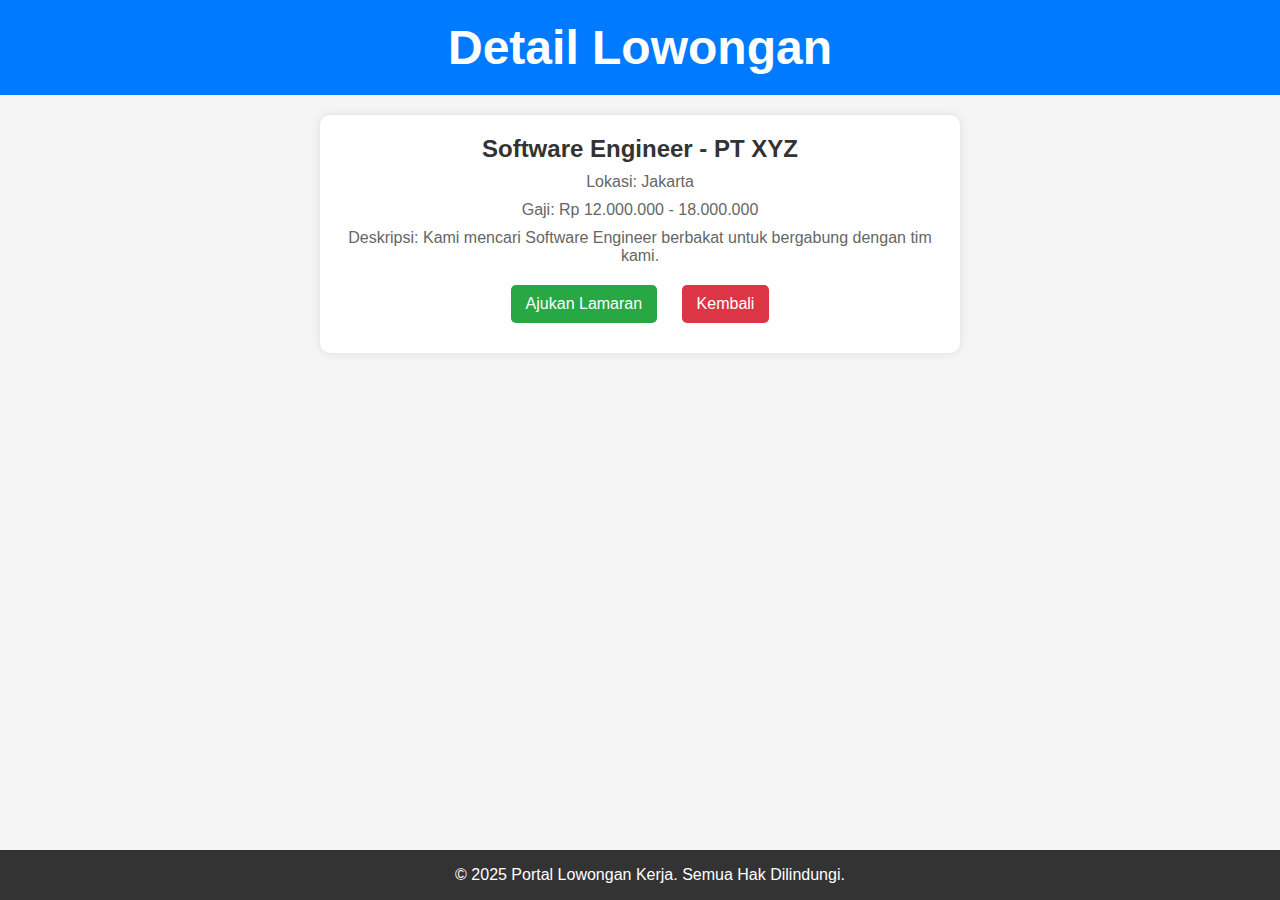
<file: Mini Project/Perusahaan/halaman_detail.html>
<!DOCTYPE html>
<html lang="id">
<head>
    <meta charset="UTF-8">
    <meta name="viewport" content="width=device-width, initial-scale=1.0">
    <title>Detail Lowongan</title>
    <link rel="stylesheet" href="style.css">
</head>
<body>
    <header>
        <h1>Detail Lowongan</h1>
    </header>
    <div class="container">
        <h2>Software Engineer - PT XYZ</h2>
        <p>Lokasi: Jakarta</p>
        <p>Gaji: Rp 12.000.000 - 18.000.000</p>
        <p>Deskripsi: Kami mencari Software Engineer berbakat untuk bergabung dengan tim kami.</p>
        <a href="halaman_pengajuan_lamaran.html" class="apply-btn">Ajukan Lamaran</a>
        <a href="halaman_utama.html" class="back-btn">Kembali</a>
    </div>
    <div class="footer">
        <footer>
            <p>&copy; 2025 Portal Lowongan Kerja. Semua Hak Dilindungi.</p>
        </footer>
    </div>
</body>
</html>
</file>
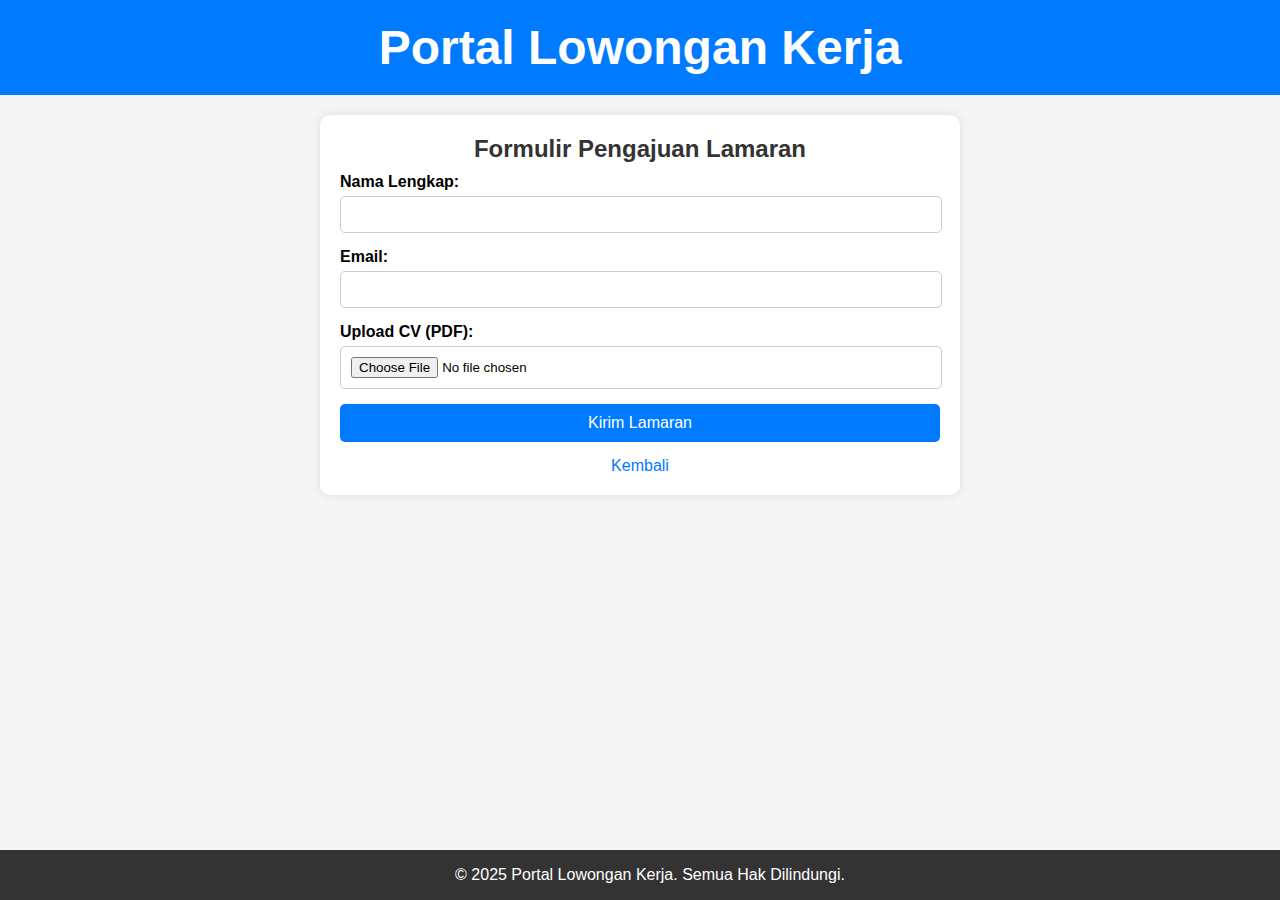
<file: Mini Project/Perusahaan/halaman_pengajuan_lamaran.html>
<!DOCTYPE html>
<html lang="en">
<head>
    <meta charset="UTF-8">
    <meta name="viewport" content="width=device-width, initial-scale=1.0">
    <title>Document</title>
    <link rel="stylesheet" href="style.css">
</head>
<body>
    <header>
        <h1>Portal Lowongan Kerja</h1>
    </header>
    <div class="container">
        <h2>Formulir Pengajuan Lamaran</h2>
        <form>
            <div class="form-group">
                <label>Nama Lengkap:</label>
                <input type="text" required>
            </div>
            <div class="form-group">
                <label>Email:</label>
                <input type="email" required>
            </div>
            <div class="form-group">
                <label>Upload CV (PDF):</label>
                <input type="file" accept="application/pdf" required>
            </div>
            <button type="submit">Kirim Lamaran</button>
        </form>
        <a href="halaman_utama.html">Kembali</a>
    </div>
    <div class="footer">
        <footer>
            <p>&copy; 2025 Portal Lowongan Kerja. Semua Hak Dilindungi.</p>
        </footer>
    </div>
</body>
</html>
</file>
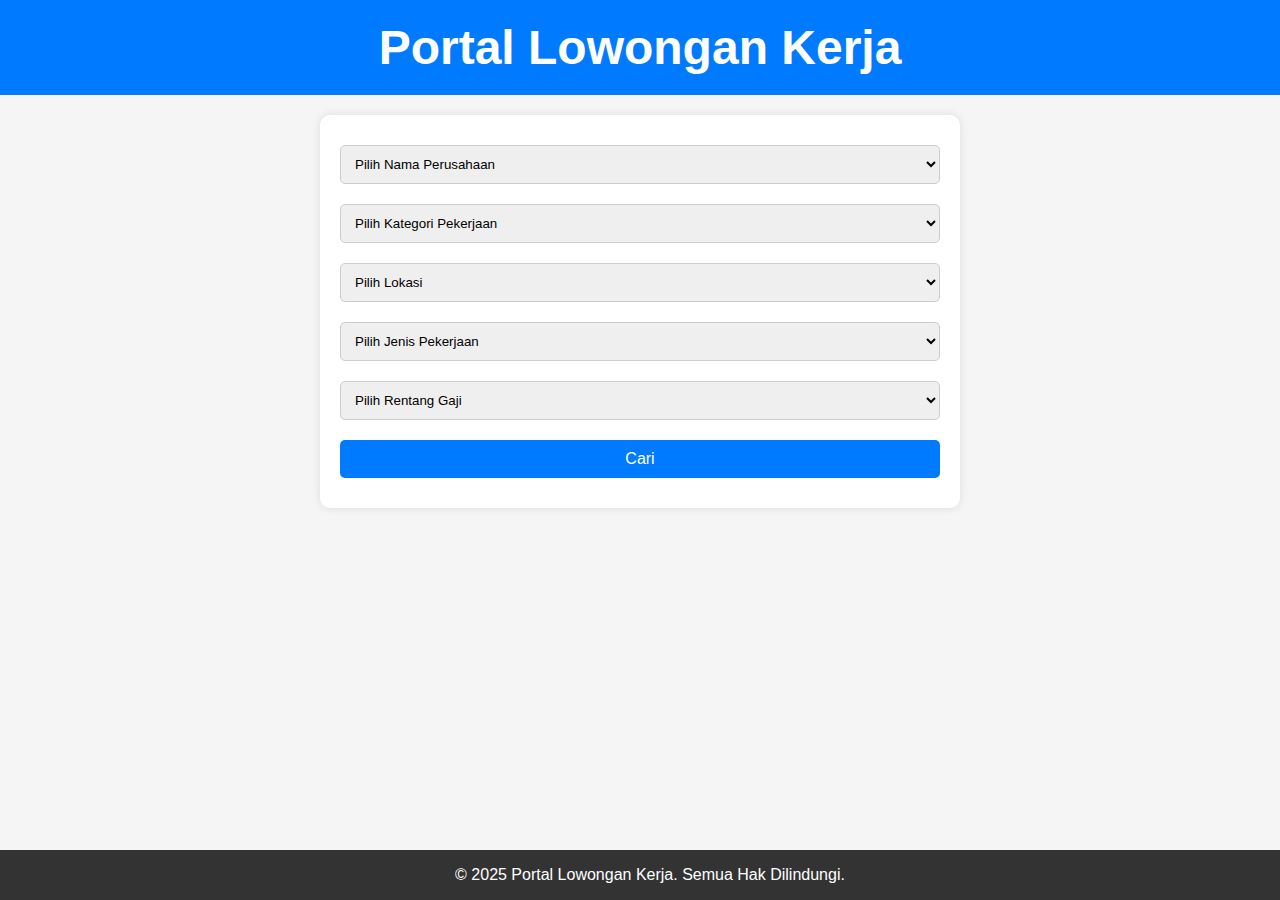
<file: Mini Project/Perusahaan/halaman_utama.html>
<!DOCTYPE html>
<html lang="id">
<head>
    <meta charset="UTF-8">
    <meta name="viewport" content="width=device-width, initial-scale=1.0">
    <title>Portal Lowongan Kerja</title>
    <link rel="stylesheet" href="style.css">
    <script>
        function showJobs(event) {
            event.preventDefault();
            document.getElementById("job-results").style.display = "block";
        }
    </script>
</head>
<body>
    <header>
        <h1>Portal Lowongan Kerja</h1>
    </header>
    <div class="container">
        <form class="search-form" onsubmit="showJobs(event)">
            <select>
                <option value="">Pilih Nama Perusahaan</option>
                <option value="PT XYZ">PT XYZ</option>
                <option value="PT ABC">PT ABC</option>
            </select>
            <select>
                <option value="">Pilih Kategori Pekerjaan</option>
                <option value="IT">IT</option>
                <option value="Finance">Finance</option>
            </select>
            <select>
                <option value="">Pilih Lokasi</option>
                <option value="Jakarta">Jakarta</option>
                <option value="Bandung">Bandung</option>
            </select>
            <select>
                <option value="">Pilih Jenis Pekerjaan</option>
                <option value="Full-time">Full-time</option>
                <option value="Part-time">Part-time</option>
            </select>
            <select>
                <option value="">Pilih Rentang Gaji</option>
                <option value="10jt-15jt">Rp 10.000.000 - 15.000.000</option>
                <option value="15jt-20jt">Rp 15.000.000 - 20.000.000</option>
            </select>
            <button type="submit">Cari</button>
        </form>
        
        <div id="job-results" style="display: none;">
            <div class="job-listing">
                <h2>Software Engineer - PT XYZ</h2>
                <p>Lokasi: Jakarta | Gaji: Rp 12.000.000 - 18.000.000</p>
                <a href="halaman_detail.html">Lihat Detail</a>
            </div>
            <div class="job-listing">
                <h2>Data Analyst - PT ABC</h2>
                <p>Lokasi: Bandung | Gaji: Rp 10.000.000 - 15.000.000</p>
                <a href="halaman_detail.html">Lihat Detail</a>
            </div>
        </div>
    </div>
    <div class="footer">
        <footer>
            <p>&copy; 2025 Portal Lowongan Kerja. Semua Hak Dilindungi.</p>
        </footer>
    </div>
</body>
</html>
</file>
<file: styles.css>
:root {
  --warna-primer: #2563eb;
  --warna-primer-hover: #1d4ed8;
  --warna-sekunder: #f3f4f6;
  --warna-sekunder-hover:rgb(60, 113, 220);
  --warna-teks: #111827;
  --warna-teks-sekunder: #4b5563;
  --warna-teks-terang: #9ca3af;
  --warna-border: #e5e7eb;
  --warna-latar: #ffffff;
  --background: #f9fafb;
  --warna-sukses: #10b981;
  --warna-peringatan: #f59e0b;
  --warning: #ef4444;
  --warna-info: #3b82f6;
  --bayangan: 0 1px 3px rgba(0, 0, 0, 0.1);
  --bayangan-medium: 0 4px 6px -1px rgba(0, 0, 0, 0.1);
  --bayangan-besar: 0 10px 15px -3px rgba(0, 0, 0, 0.1);
  --radius: 0.5rem;
  --spacing: 1rem;
}

* {
  box-sizing: border-box;
  margin: 0;
  padding: 0;
}

html {
  font-size: 16px;
  scroll-behavior: smooth;
}

body {
  font-family: 'Segoe UI', Tahoma, Geneva, Verdana, sans-serif;
  line-height: 1.6;
  color: var(--warna-teks);
  background-color: var(--background);
}

a {
  color: var(--warna-primer);
  text-decoration: none;
  transition: color 0.3s ease;
}

a:hover {
  color: var(--warna-primer-hover);
}

ul {
  list-style: none;
}

img {
  max-width: 100%;
  height: auto;
}

button, input, select, textarea {
  font-family: inherit;
  font-size: inherit;
  color: inherit;
}


.container {
  width: 100%;
  max-width: 1200px;
  margin: 0 auto;
  padding: 0 var(--spacing);
}

.navigasi {
  background-color: var(--warna-latar);
  box-shadow: var(--bayangan);
  padding: 1rem 0;
  position: sticky;
  top: 0;
  z-index: 100;
}

.navigasi .container {
  display: flex;
  align-items: center;
  justify-content: space-between;
}

.merek-navigasi a {
  color: var(--warna-teks);
  font-weight: 700;
  font-size: 1.5rem;
}

.merek-navigasi a:hover {
  color: var(--warna-primer);
}

.menu-navigasi ul {
  display: flex;
  gap: 1.5rem;
}

.menu-navigasi a {
  color: var(--warna-teks);
  font-weight: 500;
}

.menu-navigasi a:hover {
  color: var(--warna-primer);
}

.otentikasi-navigasi {
  display: flex;
  gap: 0.75rem;
}

.tombol-masuk, .tombol-daftar {
  padding: 0.5rem 1rem;
  border-radius: var(--radius);
  font-weight: 500;
  cursor: pointer;
  transition: all 0.3s ease;
}

.tombol-masuk {
  background-color: transparent;
  border: 1px solid var(--warna-border);
  color: var(--warna-teks);
}

.tombol-masuk:hover {
  background-color: var(--warna-sekunder);
}

.tombol-daftar {
  background-color: var(--warna-primer);
  border: 1px solid var(--warna-primer);
  color: white;
}

.tombol-daftar:hover {
  background-color: var(--warna-primer-hover);
  border-color: var(--warna-primer-hover);
}

.hero {
  text-align: center;
  padding: 3rem 0;
}

.hero h1 {
  font-size: 2.5rem;
  margin-bottom: 1rem;
  color: var(--warna-teks);
}

.hero p {
  font-size: 1.125rem;
  color: var(--warna-teks-sekunder);
  max-width: 700px;
  margin: 0 auto;
}

/* Search Section */
.bagian-pencarian {
  margin: 2rem 0;
}

.kartu-pencarian {
  background-color: var(--warna-latar);
  border-radius: var(--radius);
  box-shadow: var(--bayangan-medium);
  overflow: hidden;
}

.kepala-pencarian {
  background-color: var(--warna-sekunder);
  padding: 1rem;
  border-bottom: 1px solid var(--warna-border);
}

.kepala-pencarian h2 {
  font-size: 1.25rem;
  color: var(--warna-teks);
}

.badan-pencarian {
  padding: 1.5rem;
}

.formulir-pencarian {
  display: flex;
  flex-direction: column;
  gap: 1rem;
}

.baris-pencarian {
  display: flex;
  gap: 1rem;
  flex-wrap: wrap;
}

.kolom-pencarian {
  flex: 1;
  min-width: 250px;
}

.kolom-pencarian label {
  display: block;
  margin-bottom: 0.5rem;
  font-weight: 500;
  color: var(--warna-teks);
}

.kolom-pencarian input, 
.kolom-pencarian select {
  width: 100%;
  padding: 0.75rem;
  border: 1px solid var(--warna-border);
  border-radius: var(--radius);
  background-color: var(--warna-latar);
  transition: border-color 0.3s ease;
}

.kolom-pencarian input:focus, 
.kolom-pencarian select:focus {
  outline: none;
  border-color: var(--warna-primer);
  box-shadow: 0 0 0 3px rgba(37, 99, 235, 0.2);
}

.kolom-pencarian-tombol {
  display: flex;
  align-items: flex-end;
}

.tombol-cari {
  width: 100%;
  padding: 0.75rem;
  background-color: var(--warna-primer);
  color: white;
  border: none;
  border-radius: var(--radius);
  font-weight: 500;
  cursor: pointer;
  transition: background-color 0.3s ease;
}

.tombol-cari:hover {
  background-color: var(--warna-primer-hover);
}

.bagian-daftar-pekerjaan {
  margin: 3rem 0;
}

.kepala-daftar {
  text-align: center;
  margin-bottom: 2rem;
}

.kepala-daftar h2 {
  font-size: 1.875rem;
  color: var(--warna-teks);
  margin-bottom: 0.5rem;
}

.kepala-daftar p {
  color: var(--warna-teks-sekunder);
}

.daftar-pekerjaan {
  display: grid;
  grid-template-columns: repeat(auto-fill, minmax(300px, 1fr));
  gap: 1.5rem;
}

.kartu-pekerjaan {
  background-color: var(--warna-latar);
  border-radius: var(--radius);
  box-shadow: var(--bayangan);
  overflow: hidden;
  transition: transform 0.3s ease, box-shadow 0.3s ease;
}

.kartu-pekerjaan:hover {
  transform: translateY(-4px);
  box-shadow: var(--bayangan-medium);
}

.kepala-kartu {
  padding: 1rem;
  display: flex;
  justify-content: space-between;
  align-items: flex-start;
  border-bottom: 1px solid var(--warna-sekunder);
}

.logo-perusahaan {
  width: 50px;
  height: 50px;
  border-radius: var(--radius);
  overflow: hidden;
  display: flex;
  align-items: center;
  justify-content: center;
  background-color: var(--warna-sekunder);
}

.logo-perusahaan img {
  width: 40px;
  height: 40px;
  object-fit: contain;
}

.logo-perusahaan1 {
  width: 70px;
  height: 70px;
  border-radius: var(--radius);
  overflow: hidden;
  display: flex;
  align-items: center;
  justify-content: center;
}

.logo-perusahaan1 img {
  width: 40px;
  height: 40px;
  float : left;
}

.tag-pekerjaan {
  display: flex;
  gap: 0.5rem;
  flex-wrap: wrap;
}

.kategori-pekerjaan, .jenis-pekerjaan {
  display: inline-block;
  padding: 0.25rem 0.5rem;
  font-size: 0.75rem;
  font-weight: 500;
  border-radius: 9999px;
}

.kategori-pekerjaan-it {
  background-color: #dbeafe;
  color: #1e40af;
}

.kategori-pekerjaan-keuangan {
  background-color: #d1fae5;
  color: #047857;
}

.kategori-pekerjaan-pendidikan {
  background-color: #fef3c7;
  color: #92400e;
}

.kategori-pekerjaan-kesehatan {
  background-color: #fee2e2;
  color: #b91c1c;
}

.kategori-pekerjaan-pemasaran {
  background-color: #e9d5ff;
  color: #6d28d9;
}

.jenis-pekerjaan-fulltime {
  background-color: #dbeafe;
  color: #1e40af;
}

.jenis-pekerjaan-parttime {
  background-color: #fef3c7;
  color: #92400e;
}

.jenis-pekerjaan-remote {
  background-color: #d1fae5;
  color: #047857;
}

.jenis-pekerjaan-freelance {
  background-color: #e9d5ff;
  color: #6d28d9;
}

.konten-kartu {
  padding: 1rem;
}

.judul-pekerjaan {
  font-size: 1.125rem;
  margin-bottom: 0.5rem;
}

.judul-pekerjaan a {
  color: var(--warna-teks);
}

.judul-pekerjaan a:hover {
  color: var(--warna-primer);
}

.nama-perusahaan {
  font-size: 0.875rem;
  color: var(--warna-teks-sekunder);
  margin-bottom: 0.5rem;
}

.lokasi-pekerjaan {
  display: flex;
  align-items: center;
  gap: 0.5rem;
  font-size: 0.875rem;
  color: var(--warna-teks-sekunder);
  margin-bottom: 0.75rem;
}

.ikon-kecil {
  width: 16px;
  height: 16px;
}

.footer-kartu {
  display: flex;
  justify-content: space-between;
  align-items: center;
  padding-top: 0.75rem;
  border-top: 1px solid var(--warna-sekunder);
  font-size: 0.875rem;
}

.gaji-pekerjaan {
  font-weight: 600;
  color: var(--warna-teks);
}

.deadline-pekerjaan {
  font-size: 0.75rem;
  color: var(--warna-teks-terang);
}

.muat-lagi {
  text-align: center;
  margin-top: 2rem;
}

.tombol-muat-lagi {
  padding: 0.75rem 1.5rem;
  background-color: var(--warna-sekunder);
  color: var(--warna-teks);
  border: 1px solid var(--warna-border);
  border-radius: var(--radius);
  font-weight: 500;
  cursor: pointer;
  transition: background-color 0.3s ease;
}

.tombol-muat-lagi:hover {
  background-color: var(--warna-sekunder-hover);
}

.tautan-kembali {
  margin: 1.5rem 0;
}

.tautan-kembali a {
  display: inline-flex;
  align-items: center;
  gap: 0.5rem;
  color: var(--warna-teks-sekunder);
  font-weight: 500;
  transition: color 0.3s ease;
}

.tautan-kembali a:hover {
  color: var(--warna-primer);
}

.container-detail-pekerjaan {
  display: grid;
  grid-template-columns: 2fr 1fr;
  gap: 1.5rem;
}

.utama-detail-pekerjaan, .sidebar-detail-pekerjaan {
  background-color: var(--warna-latar);
  border-radius: var(--radius);
  box-shadow: var(--bayangan);
  overflow: hidden;
}

.header-detail-pekerjaan {
  padding: 1.5rem;
  border-bottom: 1px solid var(--warna-border);
  display: flex;
  gap: 1.5rem;
}

.logo-perusahaan-besar {
  width: 80px;
  height: 80px;
  border-radius: var(--radius);
  overflow: hidden;
  display: flex;
  align-items: center;
  justify-content: center;
  background-color: var(--warna-sekunder);
  flex-shrink: 0;
}

.logo-perusahaan-besar img {
  width: 60px;
  height: 60px;
  object-fit: contain;
}

.judul-detail-pekerjaan {
  flex-grow: 1;
}

.judul-detail-pekerjaan h1 {
  font-size: 1.5rem;
  margin-bottom: 0.5rem;
  color: var(--warna-teks);
}

.info-perusahaan {
  margin-bottom: 1rem;
}

.info-perusahaan h2 {
  font-size: 1.125rem;
  font-weight: 500;
  color: var(--warna-teks-sekunder);
  margin-bottom: 0.5rem;
}

.lokasi-pekerjaan {
  display: flex;
  align-items: center;
  gap: 0.5rem;
  font-size: 0.875rem;
  color: var(--warna-teks-sekunder);
}

.tag-pekerjaan-besar {
  display: flex;
  gap: 0.5rem;
}

.container-tombol-lamar {
  padding: 1rem 1.5rem;
  display: flex;
  gap: 1rem;
  border-bottom: 1px solid var(--warna-border);
}

.tombol-lamar {
  padding: 0.75rem 1.5rem;
  background-color: var(--warna-primer);
  color: white;
  border: none;
  border-radius: var(--radius);
  font-weight: 500;
  cursor: pointer;
  text-align: center;
  transition: background-color 0.3s ease;
  flex: 1;
}

.tombol-lamar:hover {
  background-color: green;
  color : white;
}

.tombol-simpan {
  padding: 0.75rem 1.5rem;
  background-color: white;
  color: var(--warna-teks);
  border: 1px solid var(--warna-border);
  border-radius: var(--radius);
  font-weight: 500;
  cursor: pointer;
  transition: background-color 0.3s ease;
}

.tombol-simpan:hover {
  background-color: var(--warna-sekunder);
}

.konten-detail-pekerjaan {
  padding: 1.5rem;
}

.bagian-pekerjaan {
  margin-bottom: 2rem;
}

.bagian-pekerjaan:last-child {
  margin-bottom: 0;
}

.bagian-pekerjaan h3 {
  font-size: 1.25rem;
  color: var(--warna-teks);
  margin-bottom: 1rem;
  border-bottom: 1px solid var(--warna-sekunder);
  padding-bottom: 0.5rem;
}

.deskripsi-pekerjaan p {
  margin-bottom: 1rem;
}

.deskripsi-pekerjaan ul, .kualifikasi-pekerjaan ul, .manfaat-pekerjaan ul {
  padding-left: 1.5rem;
  margin-bottom: 1rem;
}

.deskripsi-pekerjaan li, .kualifikasi-pekerjaan li, .manfaat-pekerjaan li {
  margin-bottom: 0.5rem;
  position: relative;
  list-style-type: disc;
}

.sidebar-detail-pekerjaan > div {
  padding: 1.5rem;
  border-bottom: 1px solid var(--warna-border);
}

.sidebar-detail-pekerjaan > div:last-child {
  border-bottom: none;
}

.ringkasan-pekerjaan h3, .ringkasan-perusahaan h3 {
  font-size: 1.125rem;
  color: var(--warna-teks);
  margin-bottom: 1rem;
}

.item-ringkasan {
  display: flex;
  justify-content: space-between;
  margin-bottom: 0.75rem;
  padding-bottom: 0.75rem;
  border-bottom: 1px solid var(--warna-sekunder);
}

.item-ringkasan:last-child {
  margin-bottom: 0;
  padding-bottom: 0;
  border-bottom: none;
}

.label-ringkasan {
  color: var(--warna-teks-sekunder);
  font-size: 0.875rem;
}

.nilai-ringkasan {
  font-weight: 500;
  color: var(--warna-teks);
  font-size: 0.875rem;
}

.ringkasan-perusahaan p {
  margin-bottom: 1rem;
  font-size: 0.875rem;
  color: var(--warna-teks-sekunder);
}

.tautan-perusahaan {
  display: inline-block;
  color: var(--warna-primer);
  font-weight: 500;
  font-size: 0.875rem;
}

.aksi-pekerjaan {
  display: flex;
  flex-direction: column;
  gap: 1rem;
}

.tombol-penuh {
  width: 100%;
  display: block;
}

.tombol-bagikan {
  width: 100%;
  padding: 0.75rem 1.5rem;
  background-color: white;
  color: var(--warna-teks);
  border: 1px solid var(--warna-border);
  border-radius: var(--radius);
  font-weight: 500;
  cursor: pointer;
  transition: background-color 0.3s ease;
}

.tombol-bagikan:hover {
  background-color: var(--warna-sekunder);
}


.container-aplikasi {
  display: grid;
  grid-template-columns: 1fr 2fr;
  gap: 1.5rem;
}

.sidebar-aplikasi {
  position: sticky;
  top: 5rem;
  align-self: start;
}

.kartu-ringkasan-kerja {
  background-color: var(--warna-latar);
  border-radius: var(--radius);
  box-shadow: var(--bayangan);
  overflow: hidden;
}

.header-ringkasan-kerja {
  padding: 1.5rem;
  border-bottom: 1px solid var(--warna-border);
  display: flex;
  gap: 1rem;
}

.detail-ringkasan-kerja {
  padding: 1.5rem;
}

.utama-aplikasi {
  flex-grow: 1;
}

.container-formulir-aplikasi {
  background-color: var(--warna-latar);
  border-radius: var(--radius);
  box-shadow: var(--bayangan);
  overflow: hidden;
}

.header-formulir-aplikasi {
  padding: 1.5rem;
  border-bottom: 1px solid var(--warna-border);
}

.header-formulir-aplikasi h2 {
  font-size: 1.5rem;
  margin-bottom: 0.5rem;
  color: var(--warna-teks);
}

.header-formulir-aplikasi p {
  color: var(--warna-teks-sekunder);
}

.formulir-aplikasi {
  padding: 1.5rem;
}

.bagian-formulir {
  margin-bottom: 2rem;
}

.bagian-formulir h3 {
  font-size: 1.125rem;
  margin-bottom: 1rem;
  padding-bottom: 0.5rem;
  border-bottom: 1px solid var(--warna-sekunder);
}

.baris-formulir {
  display: flex;
  gap: 1rem;
  margin-bottom: 1rem;
  flex-wrap: wrap;
}

.grup-formulir {
  flex: 1;
  min-width: 250px;
  margin-bottom: 1rem;
}

.grup-formulir label {
  display: block;
  margin-bottom: 0.5rem;
  font-weight: 500;
}

.wajib {
  color: var(--warning);
}

.grup-formulir input, .grup-formulir textarea {
  width: 100%;
  padding: 0.75rem;
  border: 1px solid var(--warna-border);
  border-radius: var(--radius);
  transition: border-color 0.3s ease;
}

.grup-formulir input:focus, .grup-formulir textarea:focus {
  outline: none;
  border-color: var(--warna-primer);
  box-shadow: 0 0 0 3px rgba(37, 99, 235, 0.2);
}

.container-input-berkas {
  display: flex;
  align-items: center;
  gap: 1rem;
  margin-bottom: 0.5rem;
  flex-wrap: wrap;
}

.label-input-berkas {
  display: inline-flex;
  align-items: center;
  gap: 0.5rem;
  padding: 0.5rem 1rem;
  background-color: var(--warna-sekunder);
  border: 1px solid var(--warna-border);
  border-radius: var(--radius);
  cursor: pointer;
  font-weight: 500;
  transition: background-color 0.3s ease;
}

.label-input-berkas:hover {
  background-color: var(--warna-sekunder-hover);
}

input[type="file"] {
  display: none;
}

.nama-berkas {
  flex: 1;
  font-size: 0.875rem;
  color: var(--warna-teks-sekunder);
}

.petunjuk-bidang {
  font-size: 0.75rem;
  color: var(--warna-teks-terang);
}

.aksi-formulir {
  padding-top: 1rem;
  border-top: 1px solid var(--warna-border);
}

.pemberitahuan-ketentuan {
  font-size: 0.875rem;
  color: var(--warna-teks-sekunder);
  margin-bottom: 1rem;
}

.tombol-kirim {
  width: 100%;
  padding: 0.75rem;
  background-color: var(--warna-primer);
  color: white;
  border: none;
  border-radius: var(--radius);
  font-weight: 500;
  cursor: pointer;
  transition: background-color 0.3s ease;
}

.tombol-kirim:hover {
  background-color: var(--warna-primer-hover);
}


.modal {
  display: none;
  position: fixed;
  top: 0;
  left: 0;
  width: 100%;
  height: 100%;
  background-color: rgba(0, 0, 0, 0.5);
  z-index: 1000;
  overflow: auto;
}

.konten-modal {
  background-color: var(--warna-latar);
  margin: 10% auto;
  padding: 2rem;
  border-radius: var(--radius);
  max-width: 500px;
  box-shadow: var(--bayangan-besar);
  position: relative;
}

.tutup-modal {
  position: absolute;
  top: 1rem;
  right: 1rem;
  font-size: 1.5rem;
  cursor: pointer;
  color: var(--warna-teks-terang);
}

.konten-modal h2 {
  margin-bottom: 1.5rem;
  font-size: 1.5rem;
  text-align: center;
}

.opsi-masuk {
  display: flex;
  margin-bottom: 1.5rem;
  border-radius: var(--radius);
  overflow: hidden;
  border: 1px solid var(--warna-border);
}

.opsi-masuk-item {
  flex: 1;
  padding: 0.75rem;
  text-align: center;
  background-color: var(--warna-sekunder);
  cursor: pointer;
  transition: background-color 0.3s ease;
  border: none;
  font-weight: 500;
}

.opsi-masuk-item.aktif {
  background-color: white;
  color: var(--warna-primer);
}

.formulir-masuk .grup-formulir {
  margin-bottom: 1.25rem;
}

.grup-kotak-centang {
  display: flex;
  align-items: center;
  gap: 0.5rem;
}

.grup-kotak-centang input {
  width: auto;
}

.footer-formulir {
  text-align: center;
  margin-top: 1.5rem;
}

.footer-formulir a {
  color: var(--warna-primer);
  font-weight: 500;
}

.footer-formulir p {
  margin-top: 0.5rem;
  font-size: 0.875rem;
  color: var(--warna-teks-sekunder);
}

.footer {
  background-color: var(--warna-latar);
  border-top: 1px solid var(--warna-border);
  padding: 3rem 0 1.5rem;
  margin-top: 3rem;
}

.konten-footer {
  display: grid;
  grid-template-columns: 1fr 2fr;
  gap: 2rem;
  margin-bottom: 2rem;
}

.tentang-footer h3 {
  font-size: 1.5rem;
  margin-bottom: 1rem;
  color: var(--warna-teks);
}

.tentang-footer p {
  color: var(--warna-teks-sekunder);
  max-width: 300px;
}

.tautan-footer {
  display: grid;
  grid-template-columns: repeat(3, 1fr);
  gap: 2rem;
}

.kolom-footer h4 {
  font-size: 1rem;
  margin-bottom: 1rem;
  color: var(--warna-teks);
}

.kolom-footer ul li {
  margin-bottom: 0.5rem;
}

.kolom-footer a {
  color: var(--warna-teks-sekunder);
  font-size: 0.875rem;
  transition: color 0.3s ease;
}

.kolom-footer a:hover {
  color: var(--warna-primer);
}

.footer-bawah {
  text-align: center;
  padding-top: 1.5rem;
  border-top: 1px solid var(--warna-border);
  color: var(--warna-teks-terang);
  font-size: 0.875rem;
}

@media (max-width: 992px) {
  .container-detail-pekerjaan,
  .container-aplikasi {
    grid-template-columns: 1fr;
  }
  
  .sidebar-aplikasi {
    position: static;
  }
  
  .kartu-ringkasan-kerja {
    margin-bottom: 1.5rem;
  }
}

@media (max-width: 768px) {
  .konten-footer {
    grid-template-columns: 1fr;
  }
  
  .tautan-footer {
    grid-template-columns: 1fr 1fr;
  }
  
  .header-detail-pekerjaan {
    flex-direction: column;
  }
  
  .menu-navigasi {
    display: none;
  }
}

@media (max-width: 576px) {
  .header-ringkasan-kerja {
    flex-direction: column;
  }
  
  .tautan-footer {
    grid-template-columns: 1fr;
  }
}
</file>
<file: login.css>
body {
    font-family: Arial, sans-serif;
    display: flex;
    justify-content: center;
    align-items: center;
    height: 100vh;
    background-color: #f4f4f4;
    margin: 0;
}

.login-container {
    background: white;
    padding: 20px;
    border-radius: 8px;
    box-shadow: 0 0 10px rgba(0, 0, 0, 0.1);
    text-align: center;
    width: 300px;
}

h2 {
    margin-bottom: 20px;
}

.form-group {
    margin-bottom: 15px;
    text-align: left;
}

label {
    display: block;
    font-weight: bold;
}

input[type="text"], input[type="password"], select {
    width: 100%;
    padding: 8px;
    margin-top: 5px;
    border: 1px solid #ccc;
    border-radius: 4px;
}

button {
    width: 100%;
    padding: 10px;
    background-color: #28a745;
    color: white;
    border: none;
    border-radius: 4px;
    cursor: pointer;
    font-size: 16px;
}

button:hover {
    background-color: #218838;
}
</file>
<file: Mini Project/Perusahaan/style.css>
body, h1, h2, p, select, input, button, textarea, a {
    margin: 0;
    padding: 0;
    font-family: Arial, sans-serif;
}

body {
    background-color: #f5f5f5;
    text-align: center;
}

header {
    background-color: #007BFF;
    color: white;
    padding: 20px;
    font-size: 24px;
}

.container {
    width: 80%;
    max-width: 600px;
    background: white;
    padding: 20px;
    margin: 20px auto;
    border-radius: 10px;
    box-shadow: 0 0 10px rgba(0, 0, 0, 0.1);
}

.search-form select,
.search-form button {
    width: 100%;
    padding: 10px;
    margin: 10px 0;
    border: 1px solid #ccc;
    border-radius: 5px;
}

.search-form button {
    background-color: #007BFF;
    color: white;
    border: none;
    cursor: pointer;
    font-size: 16px;
}

.search-form button:hover {
    background-color: #0056b3;
}

.job-listing {
    background: #f9f9f9;
    padding: 15px;
    margin: 10px 0;
    border-radius: 5px;
    box-shadow: 0 0 5px rgba(0, 0, 0, 0.1);
}

.job-listing a {
    display: inline-block;
    margin-top: 10px;
    padding: 10px 15px;
    background: #007BFF;
    color: white;
    text-decoration: none;
    border-radius: 5px;
}

.apply-btn, .back-btn {
    display: inline-block;
    margin: 10px;
    padding: 10px 15px;
    background: #28a745;
    color: white;
    text-decoration: none;
    border-radius: 5px;
}

.back-btn {
    background: #dc3545;
}

/* Styling tambahan untuk halaman detail lowongan */
.container h2 {
    margin-bottom: 10px;
    color: #333;
}

.container p {
    font-size: 16px;
    margin-bottom: 10px;
    color: #666;
}

/* Styling untuk formulir pengajuan lamaran */
form {
    display: flex;
    flex-direction: column;
    align-items: center;
}

.form-group {
    width: 100%;
    margin-bottom: 15px;
    text-align: left;
}

label {
    font-weight: bold;
    display: block;
    margin-bottom: 5px;
}

input[type="text"],
input[type="email"],
input[type="file"] {
    width: calc(100% - 20px);
    padding: 10px;
    border: 1px solid #ccc;
    border-radius: 5px;
}

button[type="submit"] {
    width: 100%;
    padding: 10px;
    background-color: #007BFF;
    color: white;
    border: none;
    border-radius: 5px;
    cursor: pointer;
    font-size: 16px;
}

button[type="submit"]:hover {
    background-color: #0056b3;
}

a {
    display: block;
    margin-top: 15px;
    color: #007BFF;
    text-decoration: none;
}

a:hover {
    text-decoration: underline;
}

.footer {
    width: 100%;
    height: 50px;
    padding-left: 10px;
    line-height: 50px;
    background: #333;
    color: #fff;
    position: absolute;
    bottom: 0px;
}

@media (max-width: 600px) {
    .container {
        width: 90%;
    }
    input[type="text"],
    input[type="email"],
    input[type="file"],
    button[type="submit"] {
        width: 100%;
    }
}


/* Tambahkan di akhir file styles.css Anda */

.selamat-datang-user {
  font-size: 1.1rem; /* Sedikit lebih besar dari font navigasi biasa */
  color: var(--warna-teks);
  font-weight: 500;
  display: flex; /* Menggunakan flexbox untuk penataan ikon, teks, dan tombol */
  align-items: center; /* Pusatkan secara vertikal */
  gap: 0.5rem; /* Jarak antara ikon, teks, dan tombol */
}

.selamat-datang-user span#welcome-message {
  font-weight: 700; /* Membuat nama user lebih bold */
  color: var(--warna-primer); /* Bisa juga menggunakan warna primer untuk menonjolkan */
}

/* Gaya untuk tombol Logout baru */
.tombol-logout {
  padding: 0.4rem 0.8rem; /* Sedikit lebih kecil dari tombol navigasi utama */
  background-color: var(--warning); /* Warna merah untuk logout */
  color: white;
  border: none;
  border-radius: var(--radius);
  font-weight: 500;
  cursor: pointer;
  transition: background-color 0.3s ease;
  margin-left: 0.5rem; /* Jarak dari pesan selamat datang */
}

.tombol-logout:hover {
  background-color: #c0392b; /* Warna merah yang lebih gelap saat hover */
}
</file>
